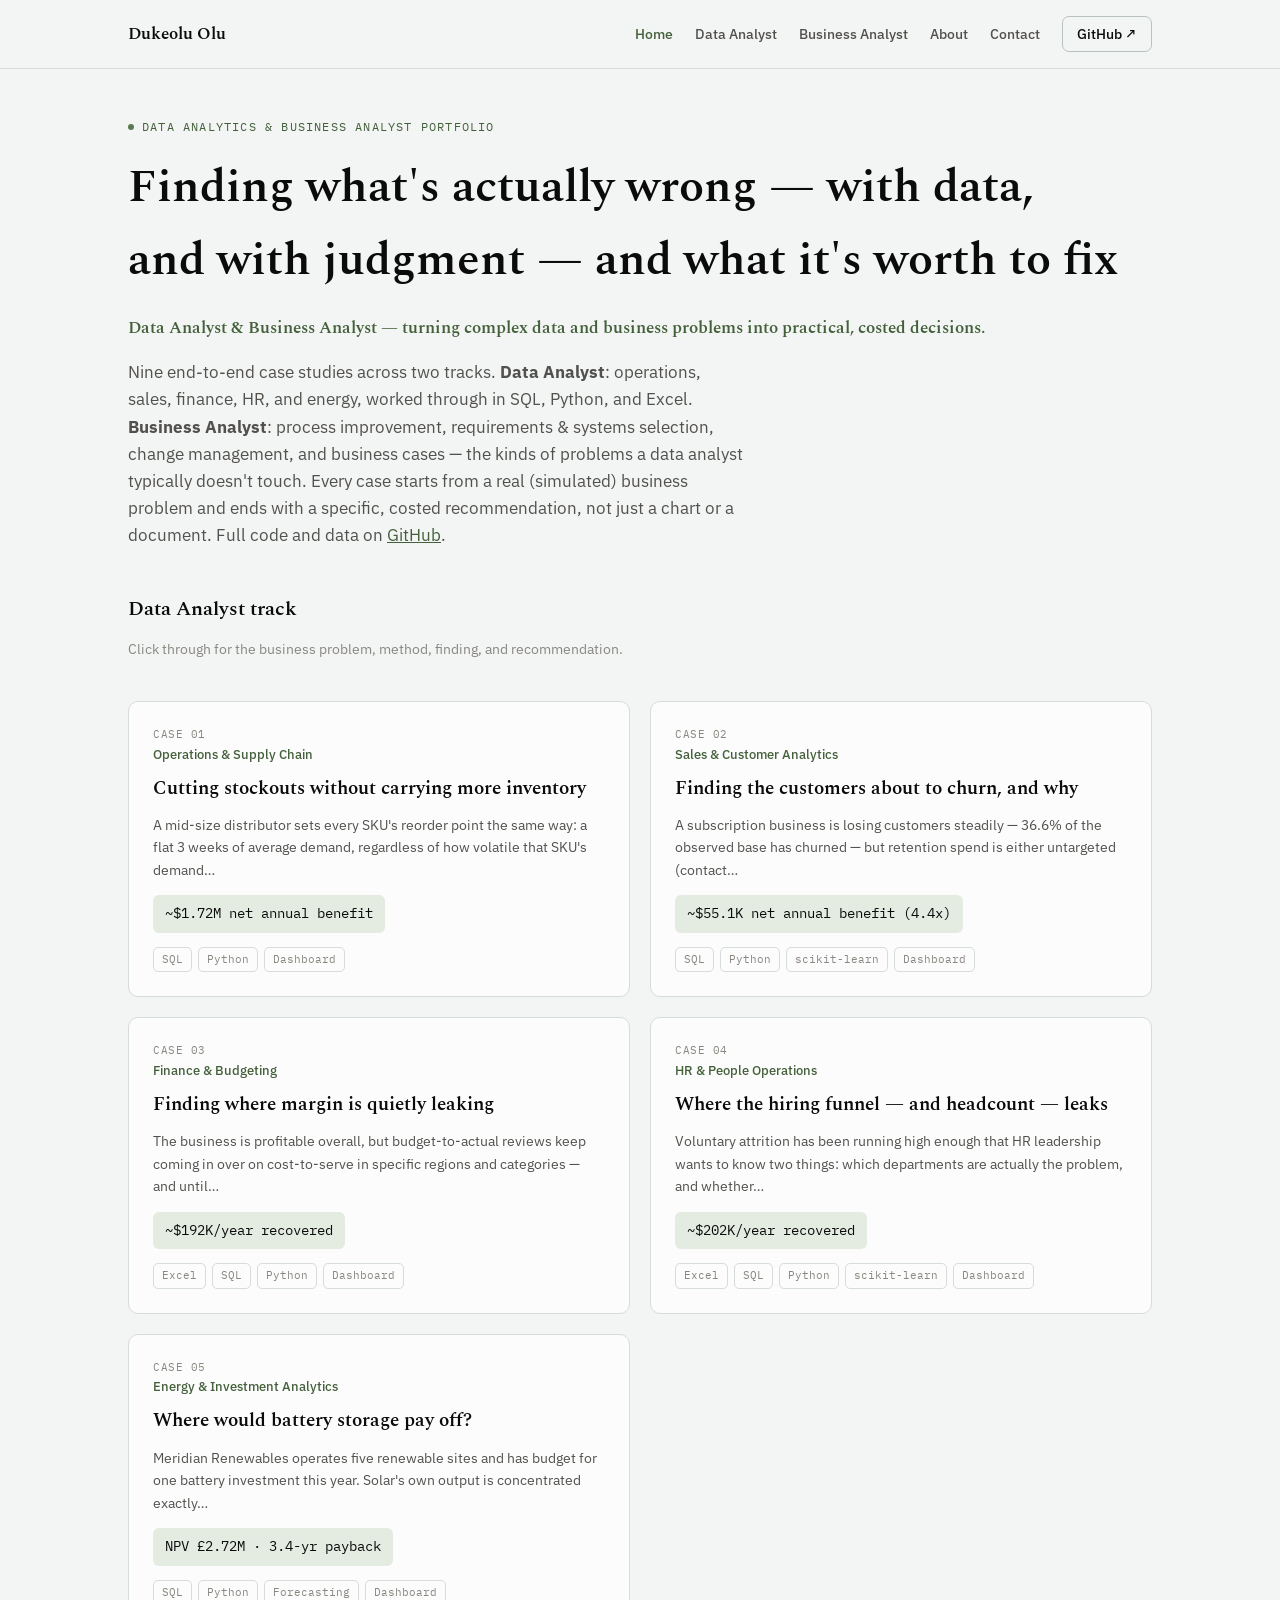
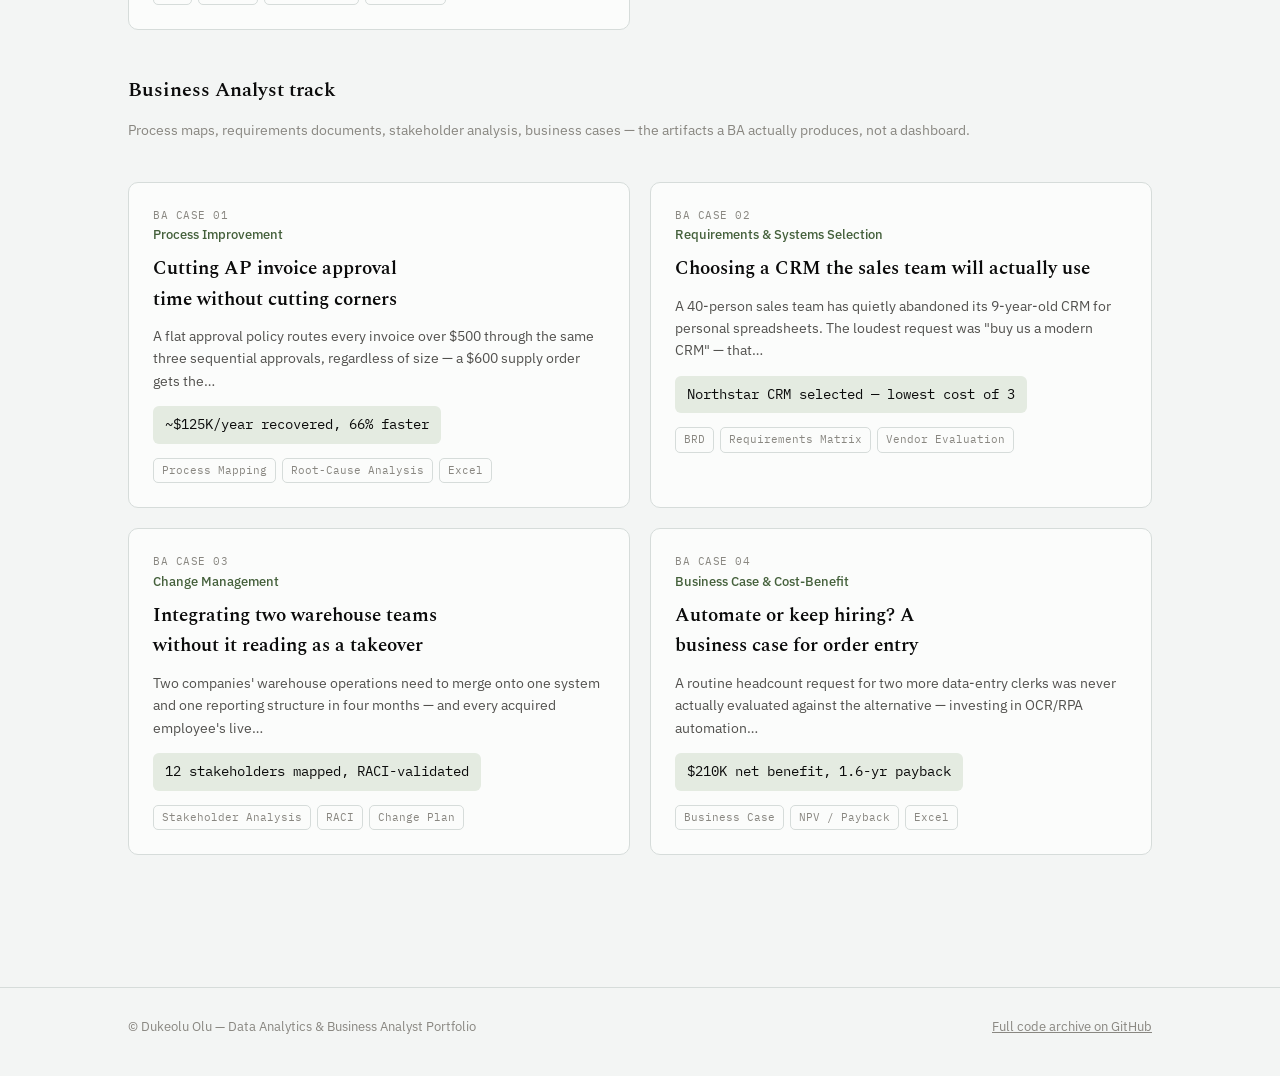
<file: index.html>
<!doctype html>
<html lang="en">
<head>
<meta charset="utf-8">
<meta name="viewport" content="width=device-width, initial-scale=1">
<title>Dukeolu Olu — Data Analytics &amp; Business Analyst Portfolio</title>
<meta name="description" content="Nine end-to-end case studies across two tracks: data analytics (SQL, Python, Excel, forecasting, dashboards) and business analysis (process maps, requirements, stakeholder analysis, business cases) — each ending in a costed recommendation.">
<link rel="preconnect" href="https://fonts.googleapis.com">
<link rel="stylesheet" href="https://fonts.googleapis.com/css2?family=Spectral:wght@500;600;700&family=IBM+Plex+Sans:wght@400;500;600&family=IBM+Plex+Mono:wght@400;500&display=swap">
<link rel="stylesheet" href="styles.css">
</head>
<body>
<nav class="site-nav">
  <div class="shell">
    <a class="brand" href="index.html">Dukeolu Olu</a>
    <div class="links">
      <a href="index.html" class="active">Home</a><a href="index.html#data-analyst">Data Analyst</a><a href="index.html#business-analyst">Business Analyst</a><a href="about.html">About</a><a href="contact.html">Contact</a>
      <a class="cta" href="https://github.com/Dukeolu/Analyst-Portfolio" target="_blank" rel="noopener">GitHub ↗</a>
    </div>
  </div>
</nav>
<main>
<div class="shell">
<section class="hero">
  <div class="eyebrow">Data Analytics &amp; Business Analyst Portfolio</div>
  <h1>Finding what's actually wrong — with data, and with judgment — and what it's worth to fix</h1>
  <p class="positioning">Data Analyst &amp; Business Analyst &mdash; turning complex data and business problems into practical, costed decisions.</p>
  <p class="lede">Nine end-to-end case studies across two tracks. <b>Data Analyst</b>: operations, sales, finance, HR, and energy, worked through in SQL, Python, and Excel. <b>Business Analyst</b>: process improvement, requirements &amp; systems selection, change management, and business cases — the kinds of problems a data analyst typically doesn't touch. Every case starts from a real (simulated) business problem and ends with a specific, costed recommendation, not just a chart or a document. Full code and data on <a href="https://github.com/Dukeolu/Analyst-Portfolio" target="_blank" rel="noopener">GitHub</a>.</p>
</section>

<section id="data-analyst">
  <h2>Data Analyst track</h2>
  <div class="sub">Click through for the business problem, method, finding, and recommendation.</div>
  <div class="card-grid">
    <a class="case-card" href="case-01.html">
  <div class="num">CASE 01</div>
  <div class="domain">Operations & Supply Chain</div>
  <h3>Cutting stockouts without carrying more inventory</h3>
  <p>A mid-size distributor sets every SKU's reorder point the same way: a flat 3 weeks of average demand, regardless of how volatile that SKU's demand&hellip;</p>
  <span class="impact">~$1.72M net annual benefit</span>
  <div class="tools"><span>SQL</span><span>Python</span><span>Dashboard</span></div>
</a><a class="case-card" href="case-02.html">
  <div class="num">CASE 02</div>
  <div class="domain">Sales & Customer Analytics</div>
  <h3>Finding the customers about to churn, and why</h3>
  <p>A subscription business is losing customers steadily — 36.6% of the observed base has churned — but retention spend is either untargeted (contact&hellip;</p>
  <span class="impact">~$55.1K net annual benefit (4.4x)</span>
  <div class="tools"><span>SQL</span><span>Python</span><span>scikit-learn</span><span>Dashboard</span></div>
</a><a class="case-card" href="case-03.html">
  <div class="num">CASE 03</div>
  <div class="domain">Finance & Budgeting</div>
  <h3>Finding where margin is quietly leaking</h3>
  <p>The business is profitable overall, but budget-to-actual reviews keep coming in over on cost-to-serve in specific regions and categories — and until&hellip;</p>
  <span class="impact">~$192K/year recovered</span>
  <div class="tools"><span>Excel</span><span>SQL</span><span>Python</span><span>Dashboard</span></div>
</a><a class="case-card" href="case-04.html">
  <div class="num">CASE 04</div>
  <div class="domain">HR & People Operations</div>
  <h3>Where the hiring funnel — and headcount — leaks</h3>
  <p>Voluntary attrition has been running high enough that HR leadership wants to know two things: which departments are actually the problem, and whether&hellip;</p>
  <span class="impact">~$202K/year recovered</span>
  <div class="tools"><span>Excel</span><span>SQL</span><span>Python</span><span>scikit-learn</span><span>Dashboard</span></div>
</a><a class="case-card" href="case-05.html">
  <div class="num">CASE 05</div>
  <div class="domain">Energy & Investment Analytics</div>
  <h3>Where would battery storage pay off?</h3>
  <p>Meridian Renewables operates five renewable sites and has budget for one battery investment this year. Solar's own output is concentrated exactly&hellip;</p>
  <span class="impact">NPV £2.72M · 3.4-yr payback</span>
  <div class="tools"><span>SQL</span><span>Python</span><span>Forecasting</span><span>Dashboard</span></div>
</a>
  </div>
</section>

<section id="business-analyst">
  <h2>Business Analyst track</h2>
  <div class="sub">Process maps, requirements documents, stakeholder analysis, business cases — the artifacts a BA actually produces, not a dashboard.</div>
  <div class="card-grid">
    <a class="case-card" href="ba-case-01.html">
  <div class="num">BA CASE 01</div>
  <div class="domain">Process Improvement</div>
  <h3>Cutting AP invoice approval time without cutting corners</h3>
  <p>A flat approval policy routes every invoice over $500 through the same three sequential approvals, regardless of size — a $600 supply order gets the&hellip;</p>
  <span class="impact">~$125K/year recovered, 66% faster</span>
  <div class="tools"><span>Process Mapping</span><span>Root-Cause Analysis</span><span>Excel</span></div>
</a><a class="case-card" href="ba-case-02.html">
  <div class="num">BA CASE 02</div>
  <div class="domain">Requirements &amp; Systems Selection</div>
  <h3>Choosing a CRM the sales team will actually use</h3>
  <p>A 40-person sales team has quietly abandoned its 9-year-old CRM for personal spreadsheets. The loudest request was "buy us a modern CRM" — that&hellip;</p>
  <span class="impact">Northstar CRM selected — lowest cost of 3</span>
  <div class="tools"><span>BRD</span><span>Requirements Matrix</span><span>Vendor Evaluation</span></div>
</a><a class="case-card" href="ba-case-03.html">
  <div class="num">BA CASE 03</div>
  <div class="domain">Change Management</div>
  <h3>Integrating two warehouse teams without it reading as a takeover</h3>
  <p>Two companies' warehouse operations need to merge onto one system and one reporting structure in four months — and every acquired employee's live&hellip;</p>
  <span class="impact">12 stakeholders mapped, RACI-validated</span>
  <div class="tools"><span>Stakeholder Analysis</span><span>RACI</span><span>Change Plan</span></div>
</a><a class="case-card" href="ba-case-04.html">
  <div class="num">BA CASE 04</div>
  <div class="domain">Business Case &amp; Cost-Benefit</div>
  <h3>Automate or keep hiring? A business case for order entry</h3>
  <p>A routine headcount request for two more data-entry clerks was never actually evaluated against the alternative — investing in OCR/RPA automation&hellip;</p>
  <span class="impact">$210K net benefit, 1.6-yr payback</span>
  <div class="tools"><span>Business Case</span><span>NPV / Payback</span><span>Excel</span></div>
</a>
  </div>
</section>
</div>
</main>
<footer class="site-footer">
  <div class="shell">
    <span>&copy; Dukeolu Olu — Data Analytics &amp; Business Analyst Portfolio</span>
    <span><a href="https://github.com/Dukeolu/Analyst-Portfolio" target="_blank" rel="noopener">Full code archive on GitHub</a></span>
  </div>
</footer>
</body>
</html>
</file>
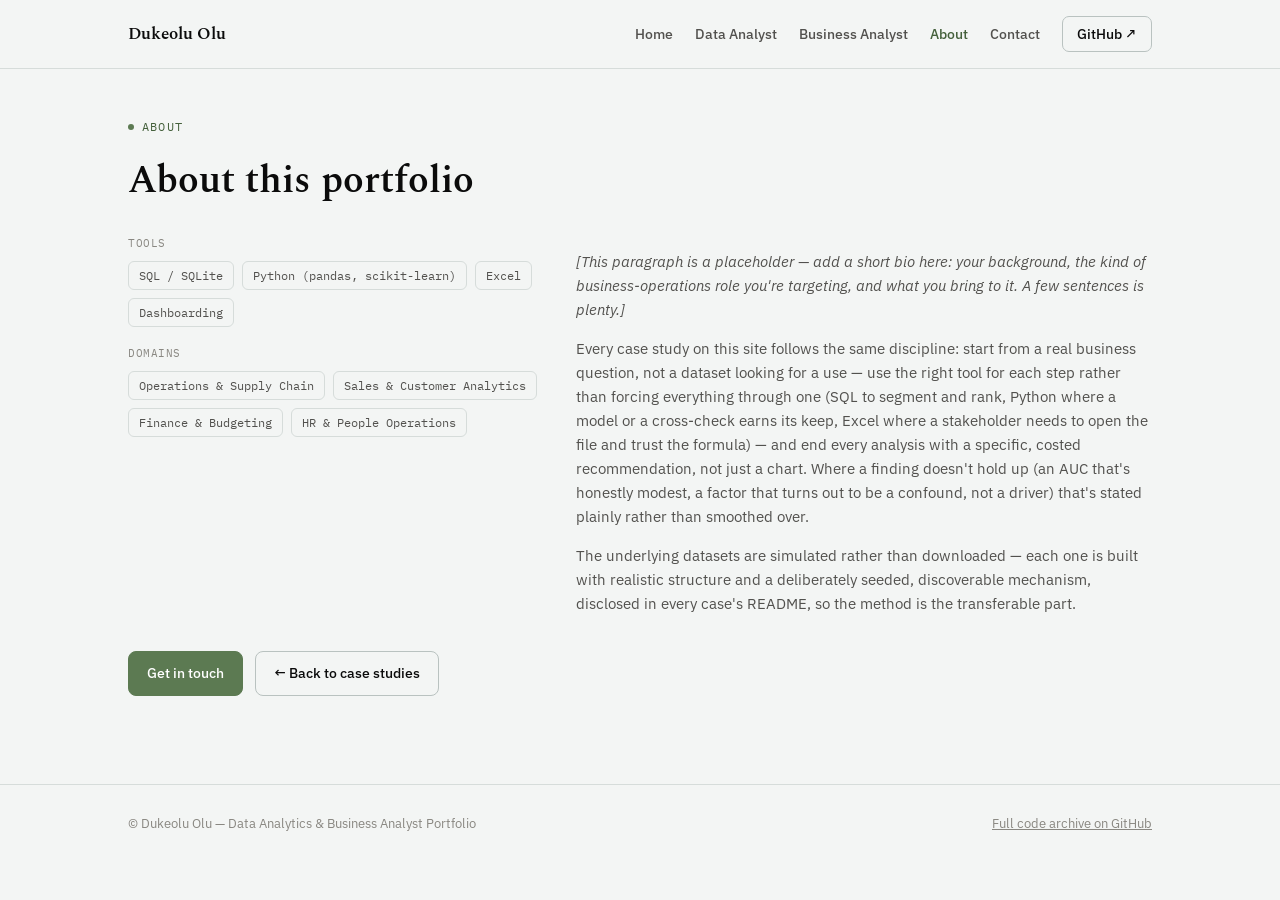
<file: about.html>
<!doctype html>
<html lang="en">
<head>
<meta charset="utf-8">
<meta name="viewport" content="width=device-width, initial-scale=1">
<title>About — Dukeolu Olu</title>
<meta name="description" content="About this data analytics portfolio.">
<link rel="preconnect" href="https://fonts.googleapis.com">
<link rel="stylesheet" href="https://fonts.googleapis.com/css2?family=Spectral:wght@500;600;700&family=IBM+Plex+Sans:wght@400;500;600&family=IBM+Plex+Mono:wght@400;500&display=swap">
<link rel="stylesheet" href="styles.css">
</head>
<body>
<nav class="site-nav">
  <div class="shell">
    <a class="brand" href="index.html">Dukeolu Olu</a>
    <div class="links">
      <a href="index.html">Home</a><a href="index.html#data-analyst">Data Analyst</a><a href="index.html#business-analyst">Business Analyst</a><a href="about.html" class="active">About</a><a href="contact.html">Contact</a>
      <a class="cta" href="https://github.com/Dukeolu/Analyst-Portfolio" target="_blank" rel="noopener">GitHub ↗</a>
    </div>
  </div>
</nav>
<main>
<div class="shell">
<div class="eyebrow">About</div>
<h1 style="font-size:clamp(26px,3.6vw,38px); margin-bottom:24px;">About this portfolio</h1>

<div class="bio-layout">
  <div>
    <div class="skill-group">
      <div class="label">Tools</div>
      <div class="chips">
        <span class="chip">SQL / SQLite</span>
        <span class="chip">Python (pandas, scikit-learn)</span>
        <span class="chip">Excel</span>
        <span class="chip">Dashboarding</span>
      </div>
    </div>
    <div class="skill-group">
      <div class="label">Domains</div>
      <div class="chips">
        <span class="chip">Operations & Supply Chain</span>
        <span class="chip">Sales & Customer Analytics</span>
        <span class="chip">Finance & Budgeting</span>
        <span class="chip">HR & People Operations</span>
      </div>
    </div>
  </div>
  <div>
    <p style="color:var(--ink-soft); font-size:15px;">
      <em>[This paragraph is a placeholder — add a short bio here: your background, the kind of business-operations role you're targeting, and what you bring to it. A few sentences is plenty.]</em>
    </p>
    <p style="color:var(--ink-soft); font-size:15px;">
      Every case study on this site follows the same discipline: start from a real business
      question, not a dataset looking for a use — use the right tool for each step rather than
      forcing everything through one (SQL to segment and rank, Python where a model or a
      cross-check earns its keep, Excel where a stakeholder needs to open the file and trust the
      formula) — and end every analysis with a specific, costed recommendation, not just a chart.
      Where a finding doesn't hold up (an AUC that's honestly modest, a factor that turns out to
      be a confound, not a driver) that's stated plainly rather than smoothed over.
    </p>
    <p style="color:var(--ink-soft); font-size:15px;">
      The underlying datasets are simulated rather than downloaded — each one is built with
      realistic structure and a deliberately seeded, discoverable mechanism, disclosed in every
      case's README, so the method is the transferable part.
    </p>
  </div>
</div>

<div class="btn-row">
  <a class="btn primary" href="contact.html">Get in touch</a>
  <a class="btn" href="index.html">← Back to case studies</a>
</div>
</div>
</main>
<footer class="site-footer">
  <div class="shell">
    <span>&copy; Dukeolu Olu — Data Analytics &amp; Business Analyst Portfolio</span>
    <span><a href="https://github.com/Dukeolu/Analyst-Portfolio" target="_blank" rel="noopener">Full code archive on GitHub</a></span>
  </div>
</footer>
</body>
</html>
</file>
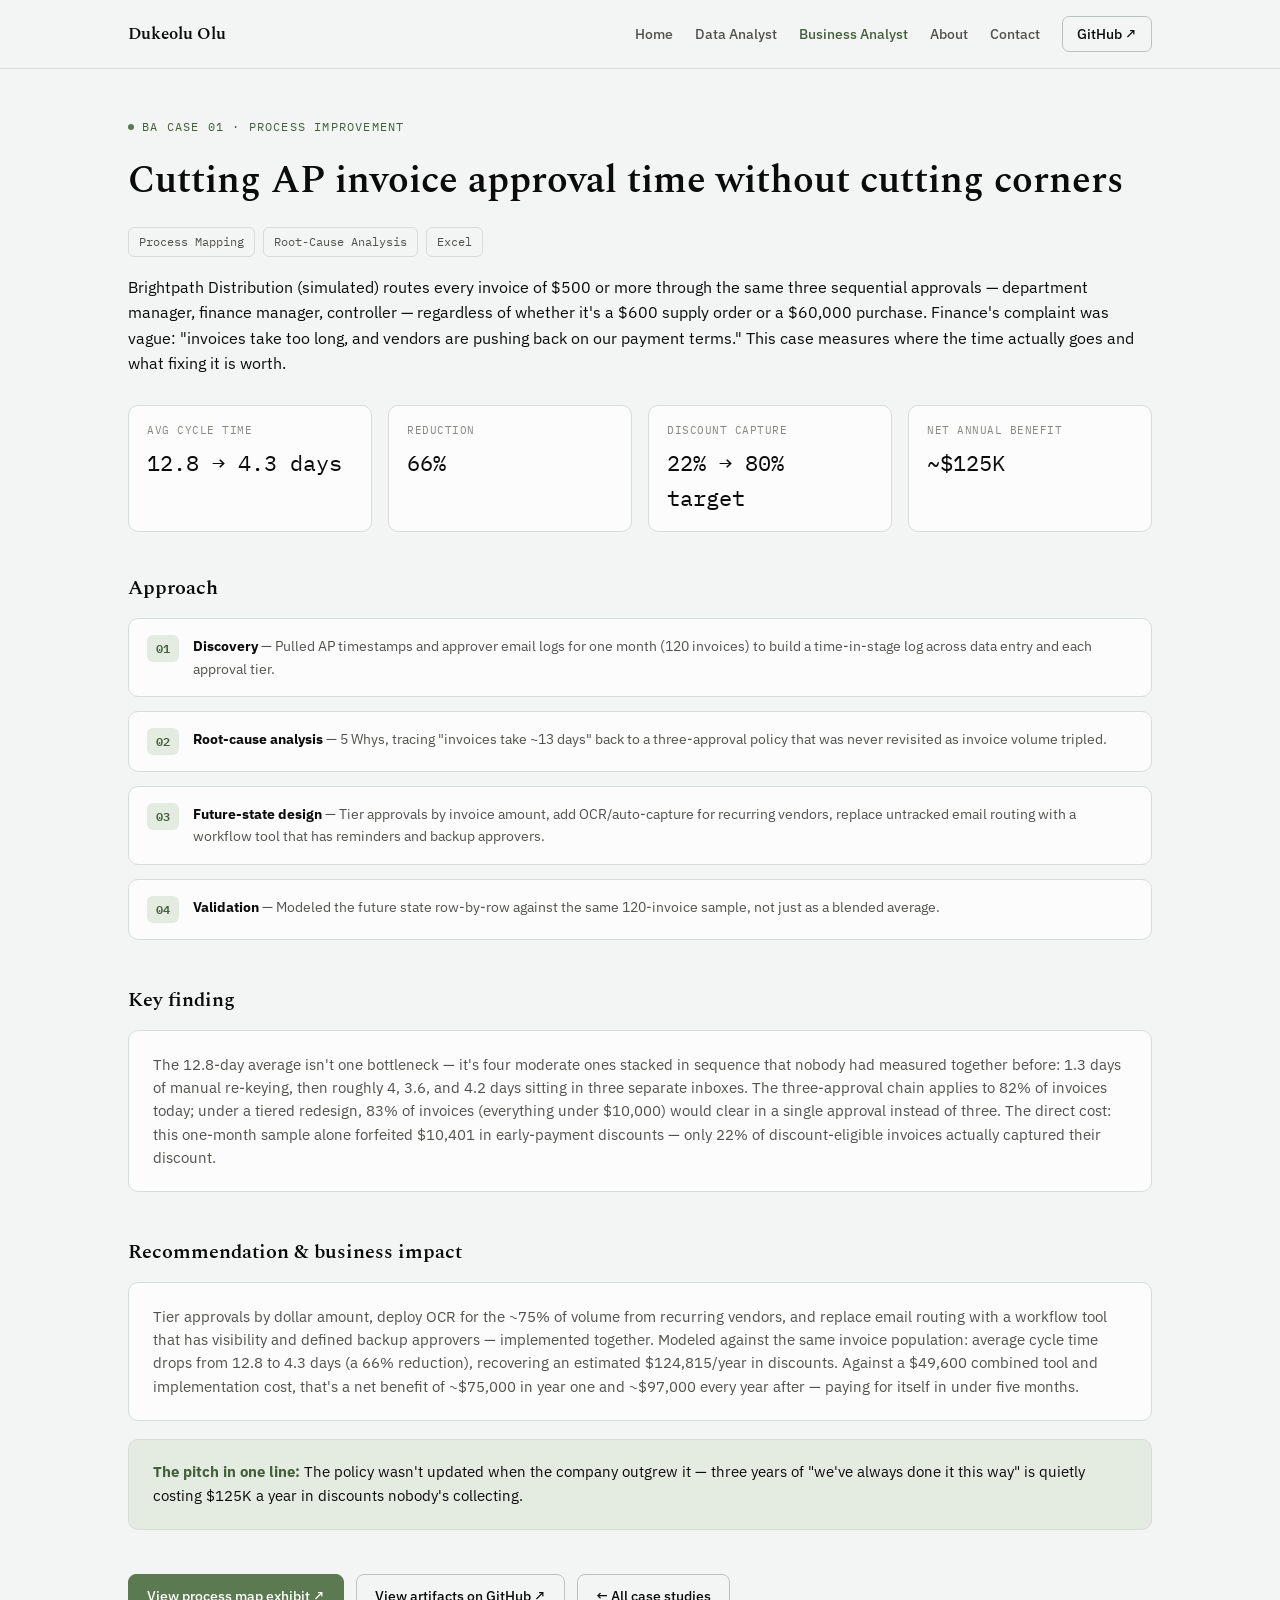
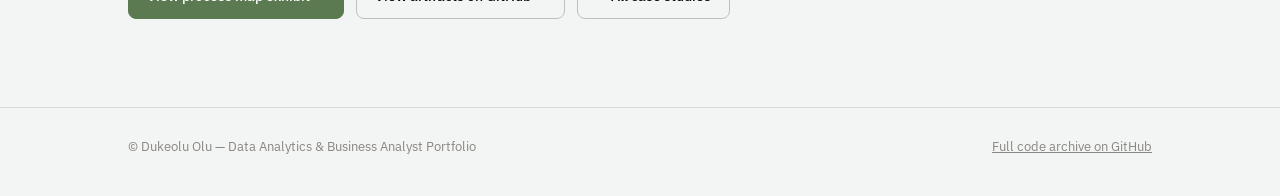
<file: ba-case-01.html>
<!doctype html>
<html lang="en">
<head>
<meta charset="utf-8">
<meta name="viewport" content="width=device-width, initial-scale=1">
<title>BA Case 01 — Cutting AP invoice approval time without cutting corners</title>
<meta name="description" content="Brightpath Distribution's AP invoice approval process takes 12.8 days on average, because every invoice over $500 gets the same three approvals regardless of size. A process improvement charter, cur">
<link rel="preconnect" href="https://fonts.googleapis.com">
<link rel="stylesheet" href="https://fonts.googleapis.com/css2?family=Spectral:wght@500;600;700&family=IBM+Plex+Sans:wght@400;500;600&family=IBM+Plex+Mono:wght@400;500&display=swap">
<link rel="stylesheet" href="styles.css">
</head>
<body>
<nav class="site-nav">
  <div class="shell">
    <a class="brand" href="index.html">Dukeolu Olu</a>
    <div class="links">
      <a href="index.html">Home</a><a href="index.html#data-analyst">Data Analyst</a><a href="index.html#business-analyst" class="active">Business Analyst</a><a href="about.html">About</a><a href="contact.html">Contact</a>
      <a class="cta" href="https://github.com/Dukeolu/Analyst-Portfolio" target="_blank" rel="noopener">GitHub ↗</a>
    </div>
  </div>
</nav>
<main>
<div class="shell">
<div class="eyebrow">BA Case 01 &middot; Process Improvement</div>
<h1 style="font-size:clamp(26px,3.6vw,38px); margin-bottom:16px;">Cutting AP invoice approval time without cutting corners</h1>
<div class="chips" style="margin-bottom:8px;"><span class="chip">Process Mapping</span><span class="chip">Root-Cause Analysis</span><span class="chip">Excel</span></div>
<p class="lede" style="margin-top:18px;">Brightpath Distribution (simulated) routes every invoice of $500 or more through the same three sequential approvals — department manager, finance manager, controller — regardless of whether it's a $600 supply order or a $60,000 purchase. Finance's complaint was vague: "invoices take too long, and vendors are pushing back on our payment terms." This case measures where the time actually goes and what fixing it is worth.</p>

<div class="stat-row"><div class="stat"><div class="k">Avg cycle time</div><div class="v">12.8 → 4.3 days</div></div><div class="stat"><div class="k">Reduction</div><div class="v">66%</div></div><div class="stat"><div class="k">Discount capture</div><div class="v">22% → 80% target</div></div><div class="stat"><div class="k">Net annual benefit</div><div class="v">~$125K</div></div></div>

<section>
  <h2>Approach</h2>
  <ol class="steps"><li>
      <span class="step-num">01</span>
      <p><b>Discovery</b> — Pulled AP timestamps and approver email logs for one month (120 invoices) to build a time-in-stage log across data entry and each approval tier.</p>
    </li><li>
      <span class="step-num">02</span>
      <p><b>Root-cause analysis</b> — 5 Whys, tracing "invoices take ~13 days" back to a three-approval policy that was never revisited as invoice volume tripled.</p>
    </li><li>
      <span class="step-num">03</span>
      <p><b>Future-state design</b> — Tier approvals by invoice amount, add OCR/auto-capture for recurring vendors, replace untracked email routing with a workflow tool that has reminders and backup approvers.</p>
    </li><li>
      <span class="step-num">04</span>
      <p><b>Validation</b> — Modeled the future state row-by-row against the same 120-invoice sample, not just as a blended average.</p>
    </li></ol>
</section>

<section>
  <h2>Key finding</h2>
  <div class="panel"><p style="margin:0; color:var(--ink-soft); font-size:14.5px;">The 12.8-day average isn't one bottleneck — it's four moderate ones stacked in sequence that nobody had measured together before: 1.3 days of manual re-keying, then roughly 4, 3.6, and 4.2 days sitting in three separate inboxes. The three-approval chain applies to 82% of invoices today; under a tiered redesign, 83% of invoices (everything under $10,000) would clear in a single approval instead of three. The direct cost: this one-month sample alone forfeited $10,401 in early-payment discounts — only 22% of discount-eligible invoices actually captured their discount.</p></div>
</section>

<section>
  <h2>Recommendation &amp; business impact</h2>
  <div class="panel"><p style="margin:0; color:var(--ink-soft); font-size:14.5px;">Tier approvals by dollar amount, deploy OCR for the ~75% of volume from recurring vendors, and replace email routing with a workflow tool that has visibility and defined backup approvers — implemented together. Modeled against the same invoice population: average cycle time drops from 12.8 to 4.3 days (a 66% reduction), recovering an estimated $124,815/year in discounts. Against a $49,600 combined tool and implementation cost, that's a net benefit of ~$75,000 in year one and ~$97,000 every year after — paying for itself in under five months.</p></div>
  <div class="pullquote"><b>The pitch in one line:</b> The policy wasn't updated when the company outgrew it — three years of "we've always done it this way" is quietly costing $125K a year in discounts nobody's collecting.</div>
</section>

<div class="btn-row">
  <a class="btn primary" href="https://dukeolu.github.io/Analyst-Portfolio/business-analyst/case-01-process-improvement/exhibits/process-map.html" target="_blank" rel="noopener">View process map exhibit ↗</a>
  <a class="btn" href="https://github.com/Dukeolu/Analyst-Portfolio/tree/main/business-analyst/case-01-process-improvement" target="_blank" rel="noopener">View artifacts on GitHub ↗</a>
  <a class="btn" href="index.html#business-analyst">← All case studies</a>
</div>
</div>
</main>
<footer class="site-footer">
  <div class="shell">
    <span>&copy; Dukeolu Olu — Data Analytics &amp; Business Analyst Portfolio</span>
    <span><a href="https://github.com/Dukeolu/Analyst-Portfolio" target="_blank" rel="noopener">Full code archive on GitHub</a></span>
  </div>
</footer>
</body>
</html>
</file>
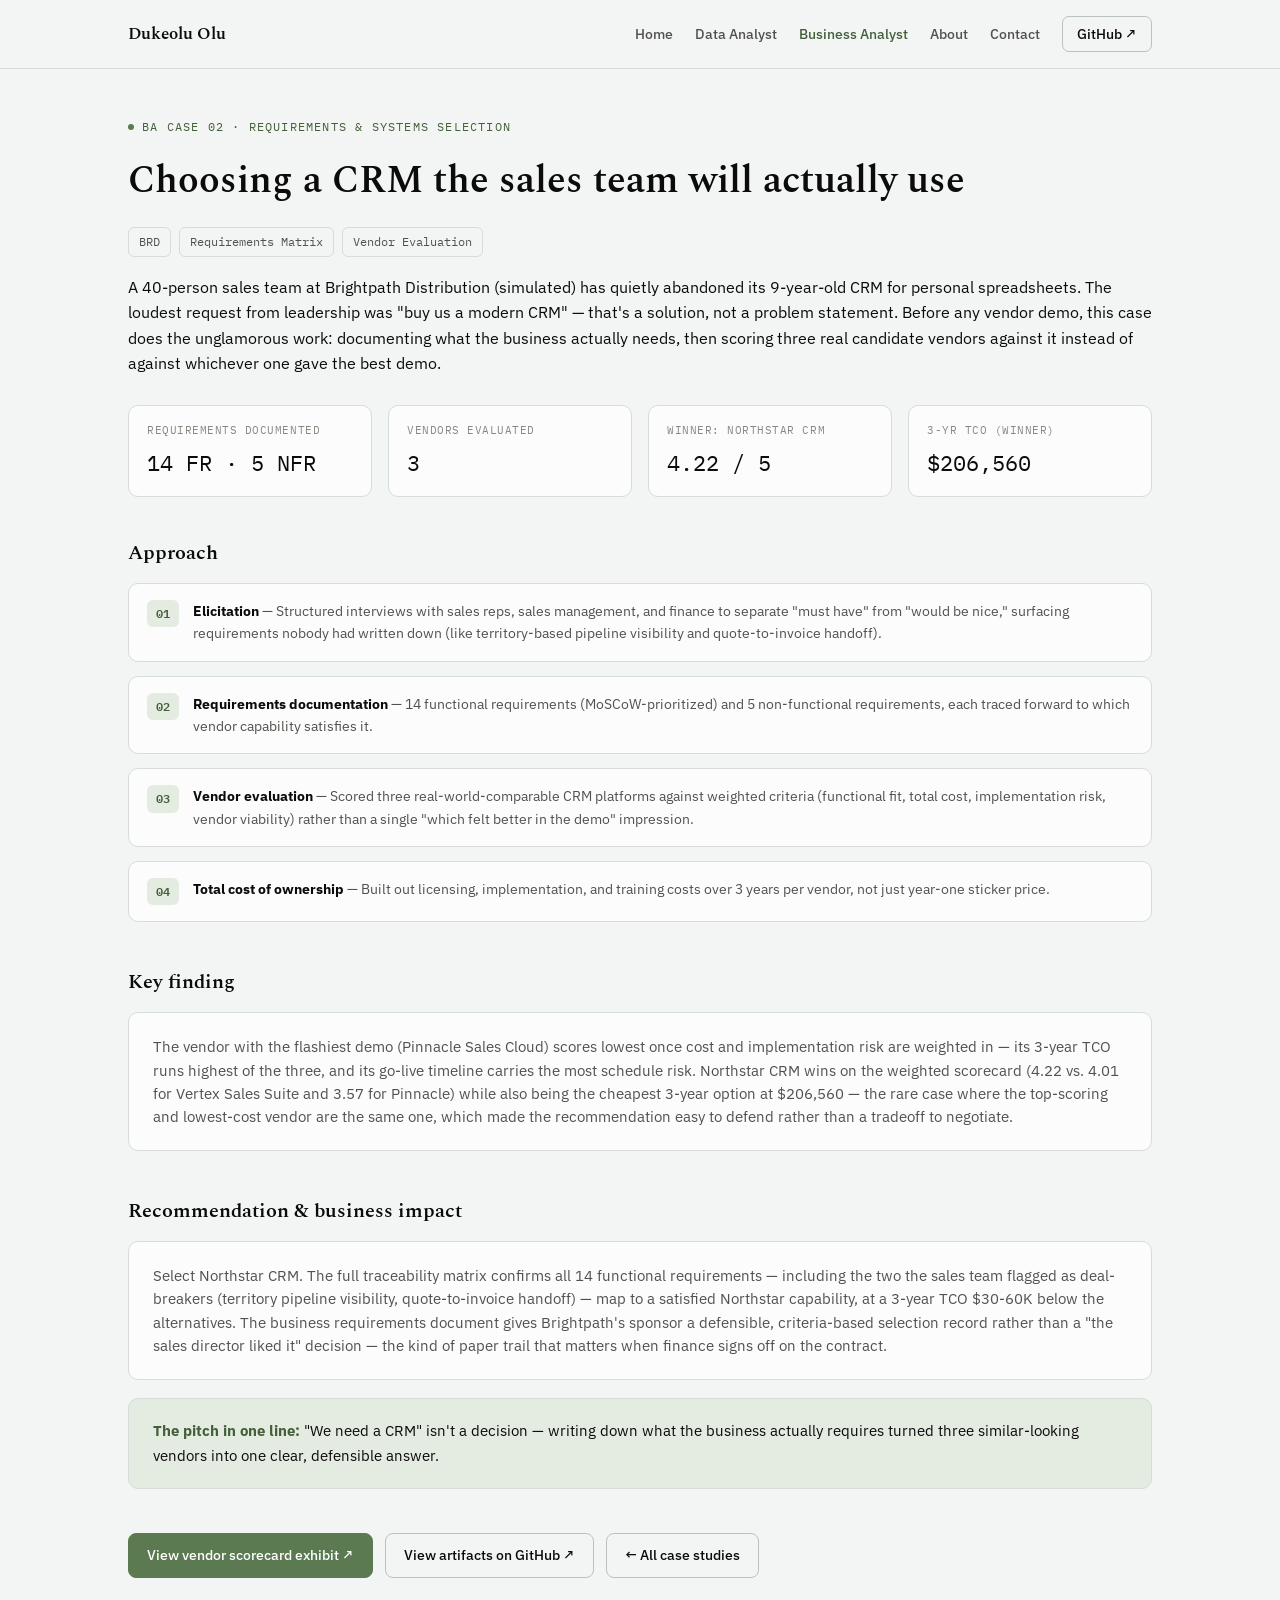
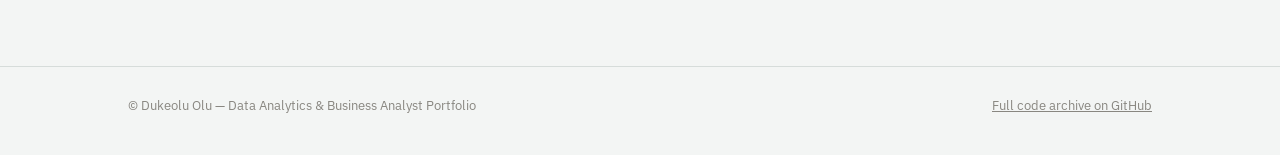
<file: ba-case-02.html>
<!doctype html>
<html lang="en">
<head>
<meta charset="utf-8">
<meta name="viewport" content="width=device-width, initial-scale=1">
<title>BA Case 02 — Choosing a CRM the sales team will actually use</title>
<meta name="description" content="A 40-person sales team has quietly abandoned its 9-year-old CRM for personal spreadsheets. Before any vendor demo, this case builds the requirements, the vendor evaluation matrix, and the business c">
<link rel="preconnect" href="https://fonts.googleapis.com">
<link rel="stylesheet" href="https://fonts.googleapis.com/css2?family=Spectral:wght@500;600;700&family=IBM+Plex+Sans:wght@400;500;600&family=IBM+Plex+Mono:wght@400;500&display=swap">
<link rel="stylesheet" href="styles.css">
</head>
<body>
<nav class="site-nav">
  <div class="shell">
    <a class="brand" href="index.html">Dukeolu Olu</a>
    <div class="links">
      <a href="index.html">Home</a><a href="index.html#data-analyst">Data Analyst</a><a href="index.html#business-analyst" class="active">Business Analyst</a><a href="about.html">About</a><a href="contact.html">Contact</a>
      <a class="cta" href="https://github.com/Dukeolu/Analyst-Portfolio" target="_blank" rel="noopener">GitHub ↗</a>
    </div>
  </div>
</nav>
<main>
<div class="shell">
<div class="eyebrow">BA Case 02 &middot; Requirements &amp; Systems Selection</div>
<h1 style="font-size:clamp(26px,3.6vw,38px); margin-bottom:16px;">Choosing a CRM the sales team will actually use</h1>
<div class="chips" style="margin-bottom:8px;"><span class="chip">BRD</span><span class="chip">Requirements Matrix</span><span class="chip">Vendor Evaluation</span></div>
<p class="lede" style="margin-top:18px;">A 40-person sales team at Brightpath Distribution (simulated) has quietly abandoned its 9-year-old CRM for personal spreadsheets. The loudest request from leadership was "buy us a modern CRM" — that's a solution, not a problem statement. Before any vendor demo, this case does the unglamorous work: documenting what the business actually needs, then scoring three real candidate vendors against it instead of against whichever one gave the best demo.</p>

<div class="stat-row"><div class="stat"><div class="k">Requirements documented</div><div class="v">14 FR &middot; 5 NFR</div></div><div class="stat"><div class="k">Vendors evaluated</div><div class="v">3</div></div><div class="stat"><div class="k">Winner: Northstar CRM</div><div class="v">4.22 / 5</div></div><div class="stat"><div class="k">3-yr TCO (winner)</div><div class="v">$206,560</div></div></div>

<section>
  <h2>Approach</h2>
  <ol class="steps"><li>
      <span class="step-num">01</span>
      <p><b>Elicitation</b> — Structured interviews with sales reps, sales management, and finance to separate "must have" from "would be nice," surfacing requirements nobody had written down (like territory-based pipeline visibility and quote-to-invoice handoff).</p>
    </li><li>
      <span class="step-num">02</span>
      <p><b>Requirements documentation</b> — 14 functional requirements (MoSCoW-prioritized) and 5 non-functional requirements, each traced forward to which vendor capability satisfies it.</p>
    </li><li>
      <span class="step-num">03</span>
      <p><b>Vendor evaluation</b> — Scored three real-world-comparable CRM platforms against weighted criteria (functional fit, total cost, implementation risk, vendor viability) rather than a single "which felt better in the demo" impression.</p>
    </li><li>
      <span class="step-num">04</span>
      <p><b>Total cost of ownership</b> — Built out licensing, implementation, and training costs over 3 years per vendor, not just year-one sticker price.</p>
    </li></ol>
</section>

<section>
  <h2>Key finding</h2>
  <div class="panel"><p style="margin:0; color:var(--ink-soft); font-size:14.5px;">The vendor with the flashiest demo (Pinnacle Sales Cloud) scores lowest once cost and implementation risk are weighted in — its 3-year TCO runs highest of the three, and its go-live timeline carries the most schedule risk. Northstar CRM wins on the weighted scorecard (4.22 vs. 4.01 for Vertex Sales Suite and 3.57 for Pinnacle) while also being the cheapest 3-year option at $206,560 — the rare case where the top-scoring and lowest-cost vendor are the same one, which made the recommendation easy to defend rather than a tradeoff to negotiate.</p></div>
</section>

<section>
  <h2>Recommendation &amp; business impact</h2>
  <div class="panel"><p style="margin:0; color:var(--ink-soft); font-size:14.5px;">Select Northstar CRM. The full traceability matrix confirms all 14 functional requirements — including the two the sales team flagged as deal-breakers (territory pipeline visibility, quote-to-invoice handoff) — map to a satisfied Northstar capability, at a 3-year TCO $30-60K below the alternatives. The business requirements document gives Brightpath's sponsor a defensible, criteria-based selection record rather than a "the sales director liked it" decision — the kind of paper trail that matters when finance signs off on the contract.</p></div>
  <div class="pullquote"><b>The pitch in one line:</b> "We need a CRM" isn't a decision — writing down what the business actually requires turned three similar-looking vendors into one clear, defensible answer.</div>
</section>

<div class="btn-row">
  <a class="btn primary" href="https://dukeolu.github.io/Analyst-Portfolio/business-analyst/case-02-crm-selection/exhibits/vendor-scorecard.html" target="_blank" rel="noopener">View vendor scorecard exhibit ↗</a>
  <a class="btn" href="https://github.com/Dukeolu/Analyst-Portfolio/tree/main/business-analyst/case-02-crm-selection" target="_blank" rel="noopener">View artifacts on GitHub ↗</a>
  <a class="btn" href="index.html#business-analyst">← All case studies</a>
</div>
</div>
</main>
<footer class="site-footer">
  <div class="shell">
    <span>&copy; Dukeolu Olu — Data Analytics &amp; Business Analyst Portfolio</span>
    <span><a href="https://github.com/Dukeolu/Analyst-Portfolio" target="_blank" rel="noopener">Full code archive on GitHub</a></span>
  </div>
</footer>
</body>
</html>
</file>
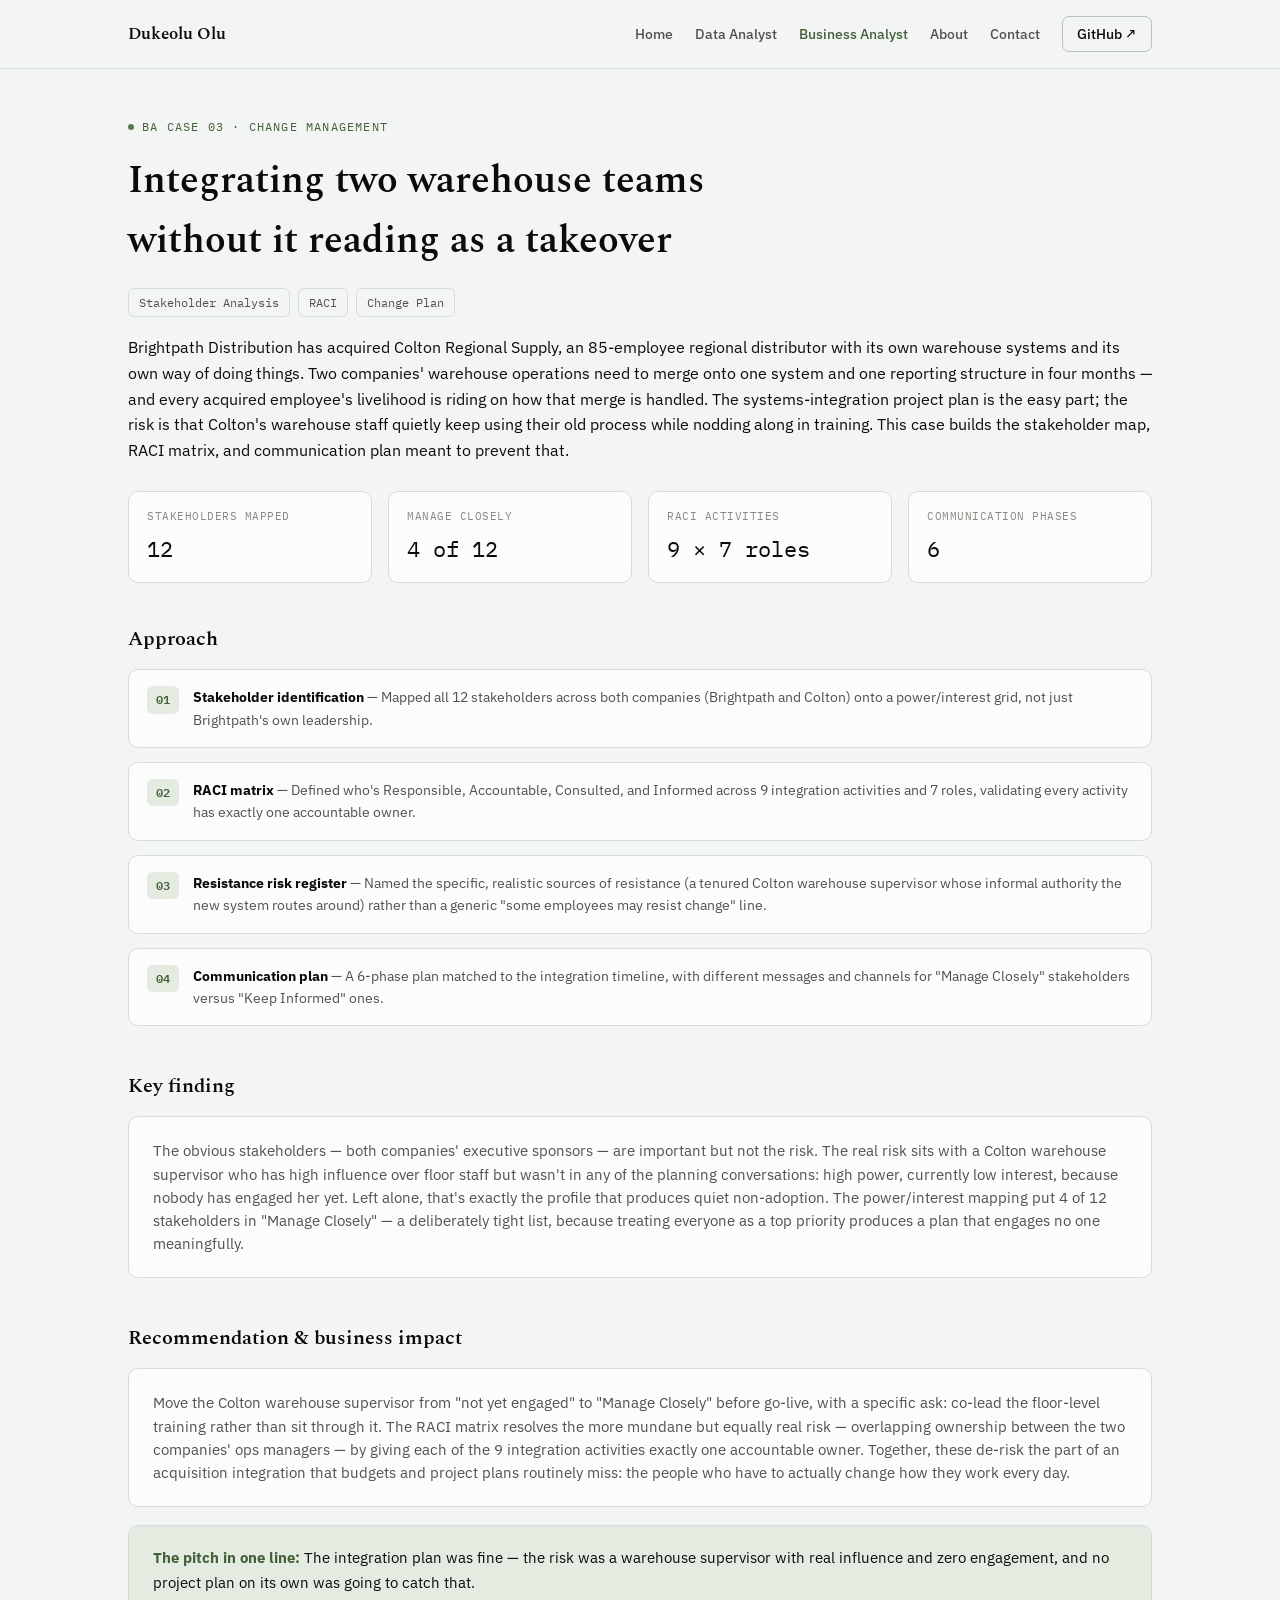
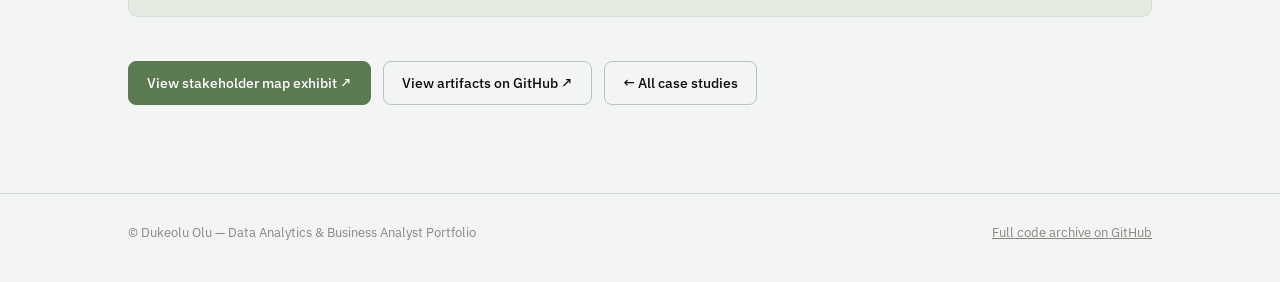
<file: ba-case-03.html>
<!doctype html>
<html lang="en">
<head>
<meta charset="utf-8">
<meta name="viewport" content="width=device-width, initial-scale=1">
<title>BA Case 03 — Integrating two warehouse teams without it reading as a takeover</title>
<meta name="description" content="Brightpath Distribution has acquired Colton Regional Supply. Two companies' warehouse operations need to merge onto one system and one reporting structure in four months — and every acquired employe">
<link rel="preconnect" href="https://fonts.googleapis.com">
<link rel="stylesheet" href="https://fonts.googleapis.com/css2?family=Spectral:wght@500;600;700&family=IBM+Plex+Sans:wght@400;500;600&family=IBM+Plex+Mono:wght@400;500&display=swap">
<link rel="stylesheet" href="styles.css">
</head>
<body>
<nav class="site-nav">
  <div class="shell">
    <a class="brand" href="index.html">Dukeolu Olu</a>
    <div class="links">
      <a href="index.html">Home</a><a href="index.html#data-analyst">Data Analyst</a><a href="index.html#business-analyst" class="active">Business Analyst</a><a href="about.html">About</a><a href="contact.html">Contact</a>
      <a class="cta" href="https://github.com/Dukeolu/Analyst-Portfolio" target="_blank" rel="noopener">GitHub ↗</a>
    </div>
  </div>
</nav>
<main>
<div class="shell">
<div class="eyebrow">BA Case 03 &middot; Change Management</div>
<h1 style="font-size:clamp(26px,3.6vw,38px); margin-bottom:16px;">Integrating two warehouse teams without it reading as a takeover</h1>
<div class="chips" style="margin-bottom:8px;"><span class="chip">Stakeholder Analysis</span><span class="chip">RACI</span><span class="chip">Change Plan</span></div>
<p class="lede" style="margin-top:18px;">Brightpath Distribution has acquired Colton Regional Supply, an 85-employee regional distributor with its own warehouse systems and its own way of doing things. Two companies' warehouse operations need to merge onto one system and one reporting structure in four months — and every acquired employee's livelihood is riding on how that merge is handled. The systems-integration project plan is the easy part; the risk is that Colton's warehouse staff quietly keep using their old process while nodding along in training. This case builds the stakeholder map, RACI matrix, and communication plan meant to prevent that.</p>

<div class="stat-row"><div class="stat"><div class="k">Stakeholders mapped</div><div class="v">12</div></div><div class="stat"><div class="k">Manage Closely</div><div class="v">4 of 12</div></div><div class="stat"><div class="k">RACI activities</div><div class="v">9 &times; 7 roles</div></div><div class="stat"><div class="k">Communication phases</div><div class="v">6</div></div></div>

<section>
  <h2>Approach</h2>
  <ol class="steps"><li>
      <span class="step-num">01</span>
      <p><b>Stakeholder identification</b> — Mapped all 12 stakeholders across both companies (Brightpath and Colton) onto a power/interest grid, not just Brightpath's own leadership.</p>
    </li><li>
      <span class="step-num">02</span>
      <p><b>RACI matrix</b> — Defined who's Responsible, Accountable, Consulted, and Informed across 9 integration activities and 7 roles, validating every activity has exactly one accountable owner.</p>
    </li><li>
      <span class="step-num">03</span>
      <p><b>Resistance risk register</b> — Named the specific, realistic sources of resistance (a tenured Colton warehouse supervisor whose informal authority the new system routes around) rather than a generic "some employees may resist change" line.</p>
    </li><li>
      <span class="step-num">04</span>
      <p><b>Communication plan</b> — A 6-phase plan matched to the integration timeline, with different messages and channels for "Manage Closely" stakeholders versus "Keep Informed" ones.</p>
    </li></ol>
</section>

<section>
  <h2>Key finding</h2>
  <div class="panel"><p style="margin:0; color:var(--ink-soft); font-size:14.5px;">The obvious stakeholders — both companies' executive sponsors — are important but not the risk. The real risk sits with a Colton warehouse supervisor who has high influence over floor staff but wasn't in any of the planning conversations: high power, currently low interest, because nobody has engaged her yet. Left alone, that's exactly the profile that produces quiet non-adoption. The power/interest mapping put 4 of 12 stakeholders in "Manage Closely" — a deliberately tight list, because treating everyone as a top priority produces a plan that engages no one meaningfully.</p></div>
</section>

<section>
  <h2>Recommendation &amp; business impact</h2>
  <div class="panel"><p style="margin:0; color:var(--ink-soft); font-size:14.5px;">Move the Colton warehouse supervisor from "not yet engaged" to "Manage Closely" before go-live, with a specific ask: co-lead the floor-level training rather than sit through it. The RACI matrix resolves the more mundane but equally real risk — overlapping ownership between the two companies' ops managers — by giving each of the 9 integration activities exactly one accountable owner. Together, these de-risk the part of an acquisition integration that budgets and project plans routinely miss: the people who have to actually change how they work every day.</p></div>
  <div class="pullquote"><b>The pitch in one line:</b> The integration plan was fine — the risk was a warehouse supervisor with real influence and zero engagement, and no project plan on its own was going to catch that.</div>
</section>

<div class="btn-row">
  <a class="btn primary" href="https://dukeolu.github.io/Analyst-Portfolio/business-analyst/case-03-change-management/exhibits/stakeholder-map.html" target="_blank" rel="noopener">View stakeholder map exhibit ↗</a>
  <a class="btn" href="https://github.com/Dukeolu/Analyst-Portfolio/tree/main/business-analyst/case-03-change-management" target="_blank" rel="noopener">View artifacts on GitHub ↗</a>
  <a class="btn" href="index.html#business-analyst">← All case studies</a>
</div>
</div>
</main>
<footer class="site-footer">
  <div class="shell">
    <span>&copy; Dukeolu Olu — Data Analytics &amp; Business Analyst Portfolio</span>
    <span><a href="https://github.com/Dukeolu/Analyst-Portfolio" target="_blank" rel="noopener">Full code archive on GitHub</a></span>
  </div>
</footer>
</body>
</html>
</file>
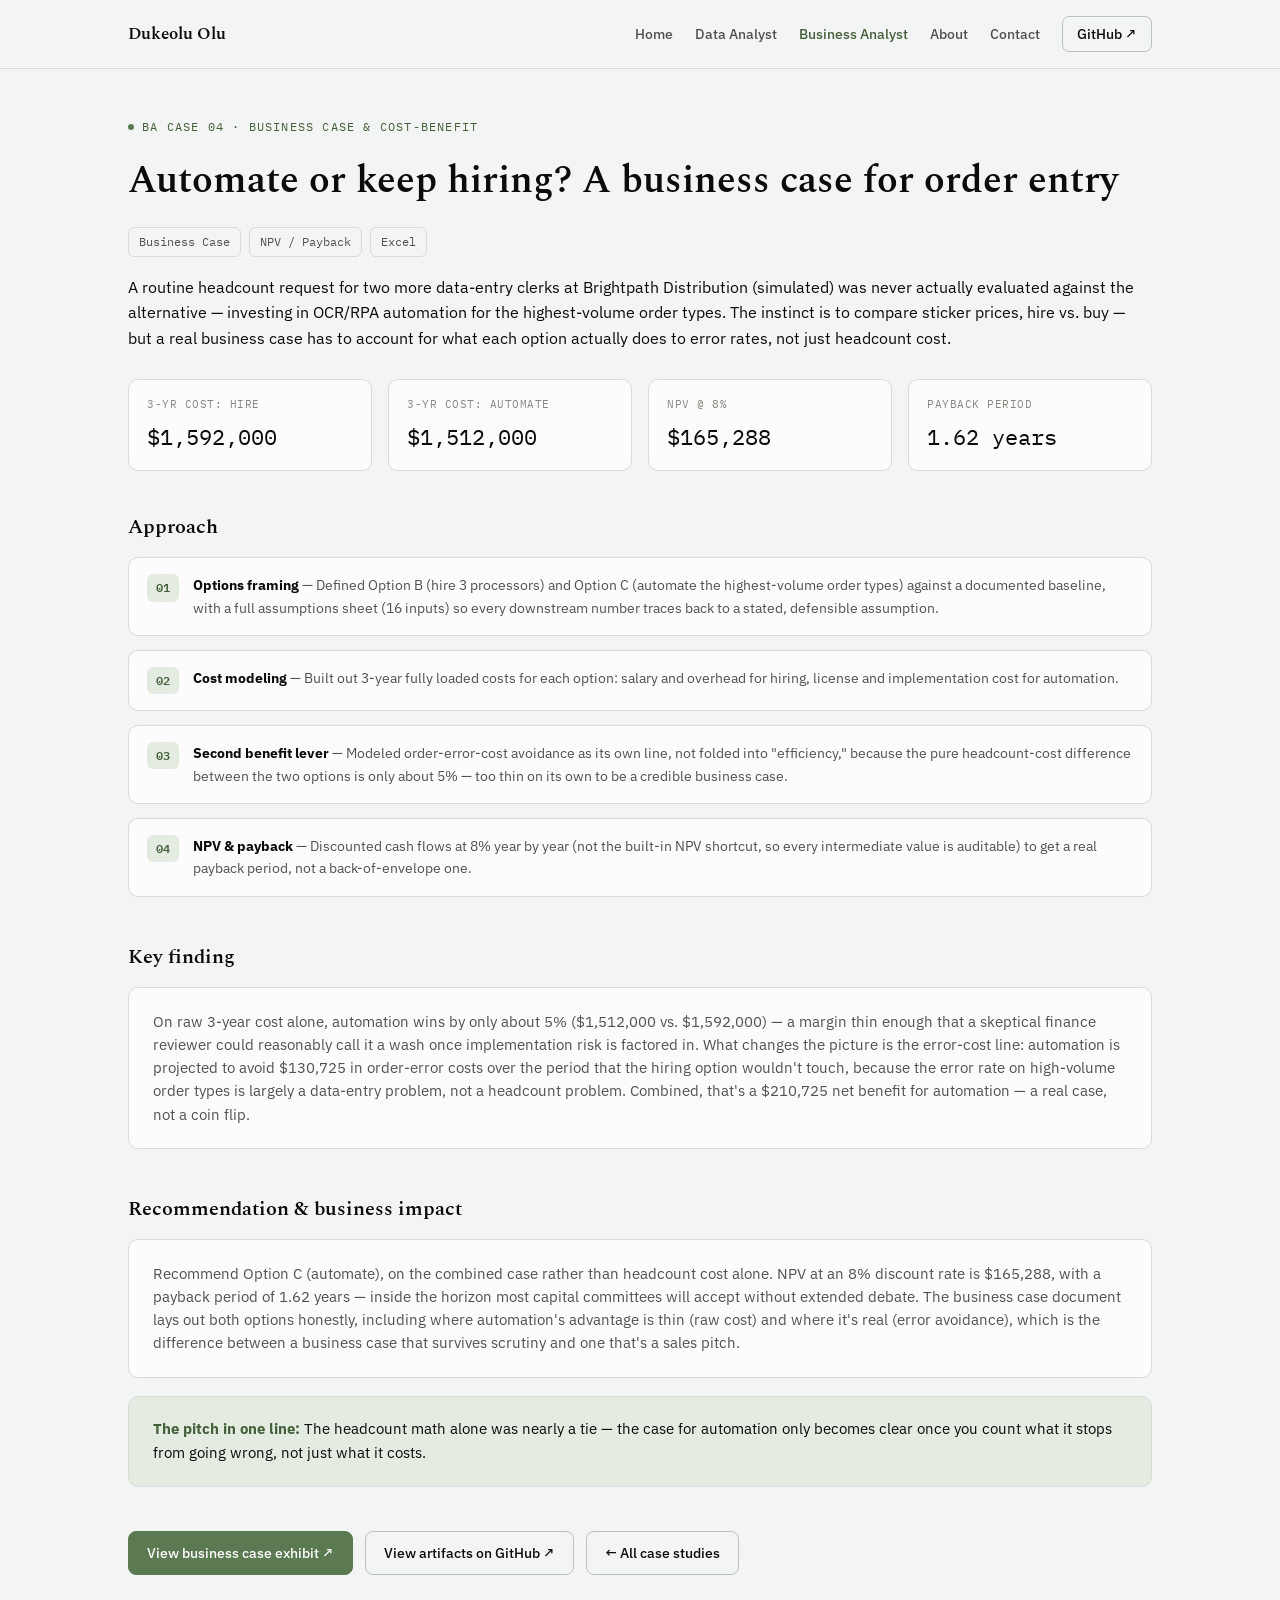
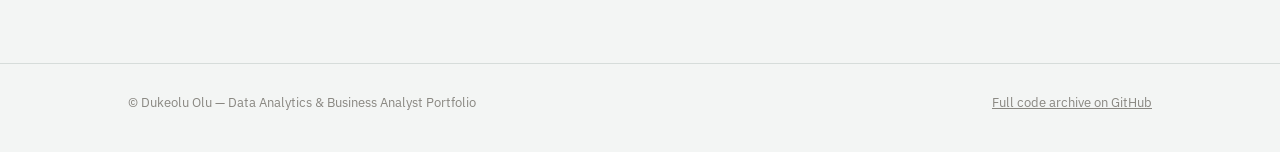
<file: ba-case-04.html>
<!doctype html>
<html lang="en">
<head>
<meta charset="utf-8">
<meta name="viewport" content="width=device-width, initial-scale=1">
<title>BA Case 04 — Automate or keep hiring? A business case for order entry</title>
<meta name="description" content="A routine headcount request for two more data-entry clerks was never actually evaluated against the alternative — investing in OCR/RPA automation. This case builds the full business case: costs, a se">
<link rel="preconnect" href="https://fonts.googleapis.com">
<link rel="stylesheet" href="https://fonts.googleapis.com/css2?family=Spectral:wght@500;600;700&family=IBM+Plex+Sans:wght@400;500;600&family=IBM+Plex+Mono:wght@400;500&display=swap">
<link rel="stylesheet" href="styles.css">
</head>
<body>
<nav class="site-nav">
  <div class="shell">
    <a class="brand" href="index.html">Dukeolu Olu</a>
    <div class="links">
      <a href="index.html">Home</a><a href="index.html#data-analyst">Data Analyst</a><a href="index.html#business-analyst" class="active">Business Analyst</a><a href="about.html">About</a><a href="contact.html">Contact</a>
      <a class="cta" href="https://github.com/Dukeolu/Analyst-Portfolio" target="_blank" rel="noopener">GitHub ↗</a>
    </div>
  </div>
</nav>
<main>
<div class="shell">
<div class="eyebrow">BA Case 04 &middot; Business Case &amp; Cost-Benefit</div>
<h1 style="font-size:clamp(26px,3.6vw,38px); margin-bottom:16px;">Automate or keep hiring? A business case for order entry</h1>
<div class="chips" style="margin-bottom:8px;"><span class="chip">Business Case</span><span class="chip">NPV / Payback</span><span class="chip">Excel</span></div>
<p class="lede" style="margin-top:18px;">A routine headcount request for two more data-entry clerks at Brightpath Distribution (simulated) was never actually evaluated against the alternative — investing in OCR/RPA automation for the highest-volume order types. The instinct is to compare sticker prices, hire vs. buy — but a real business case has to account for what each option actually does to error rates, not just headcount cost.</p>

<div class="stat-row"><div class="stat"><div class="k">3-yr cost: Hire</div><div class="v">$1,592,000</div></div><div class="stat"><div class="k">3-yr cost: Automate</div><div class="v">$1,512,000</div></div><div class="stat"><div class="k">NPV @ 8%</div><div class="v">$165,288</div></div><div class="stat"><div class="k">Payback period</div><div class="v">1.62 years</div></div></div>

<section>
  <h2>Approach</h2>
  <ol class="steps"><li>
      <span class="step-num">01</span>
      <p><b>Options framing</b> — Defined Option B (hire 3 processors) and Option C (automate the highest-volume order types) against a documented baseline, with a full assumptions sheet (16 inputs) so every downstream number traces back to a stated, defensible assumption.</p>
    </li><li>
      <span class="step-num">02</span>
      <p><b>Cost modeling</b> — Built out 3-year fully loaded costs for each option: salary and overhead for hiring, license and implementation cost for automation.</p>
    </li><li>
      <span class="step-num">03</span>
      <p><b>Second benefit lever</b> — Modeled order-error-cost avoidance as its own line, not folded into "efficiency," because the pure headcount-cost difference between the two options is only about 5% — too thin on its own to be a credible business case.</p>
    </li><li>
      <span class="step-num">04</span>
      <p><b>NPV &amp; payback</b> — Discounted cash flows at 8% year by year (not the built-in NPV shortcut, so every intermediate value is auditable) to get a real payback period, not a back-of-envelope one.</p>
    </li></ol>
</section>

<section>
  <h2>Key finding</h2>
  <div class="panel"><p style="margin:0; color:var(--ink-soft); font-size:14.5px;">On raw 3-year cost alone, automation wins by only about 5% ($1,512,000 vs. $1,592,000) — a margin thin enough that a skeptical finance reviewer could reasonably call it a wash once implementation risk is factored in. What changes the picture is the error-cost line: automation is projected to avoid $130,725 in order-error costs over the period that the hiring option wouldn't touch, because the error rate on high-volume order types is largely a data-entry problem, not a headcount problem. Combined, that's a $210,725 net benefit for automation — a real case, not a coin flip.</p></div>
</section>

<section>
  <h2>Recommendation &amp; business impact</h2>
  <div class="panel"><p style="margin:0; color:var(--ink-soft); font-size:14.5px;">Recommend Option C (automate), on the combined case rather than headcount cost alone. NPV at an 8% discount rate is $165,288, with a payback period of 1.62 years — inside the horizon most capital committees will accept without extended debate. The business case document lays out both options honestly, including where automation's advantage is thin (raw cost) and where it's real (error avoidance), which is the difference between a business case that survives scrutiny and one that's a sales pitch.</p></div>
  <div class="pullquote"><b>The pitch in one line:</b> The headcount math alone was nearly a tie — the case for automation only becomes clear once you count what it stops from going wrong, not just what it costs.</div>
</section>

<div class="btn-row">
  <a class="btn primary" href="https://dukeolu.github.io/Analyst-Portfolio/business-analyst/case-04-business-case/exhibits/business-case-summary.html" target="_blank" rel="noopener">View business case exhibit ↗</a>
  <a class="btn" href="https://github.com/Dukeolu/Analyst-Portfolio/tree/main/business-analyst/case-04-business-case" target="_blank" rel="noopener">View artifacts on GitHub ↗</a>
  <a class="btn" href="index.html#business-analyst">← All case studies</a>
</div>
</div>
</main>
<footer class="site-footer">
  <div class="shell">
    <span>&copy; Dukeolu Olu — Data Analytics &amp; Business Analyst Portfolio</span>
    <span><a href="https://github.com/Dukeolu/Analyst-Portfolio" target="_blank" rel="noopener">Full code archive on GitHub</a></span>
  </div>
</footer>
</body>
</html>
</file>
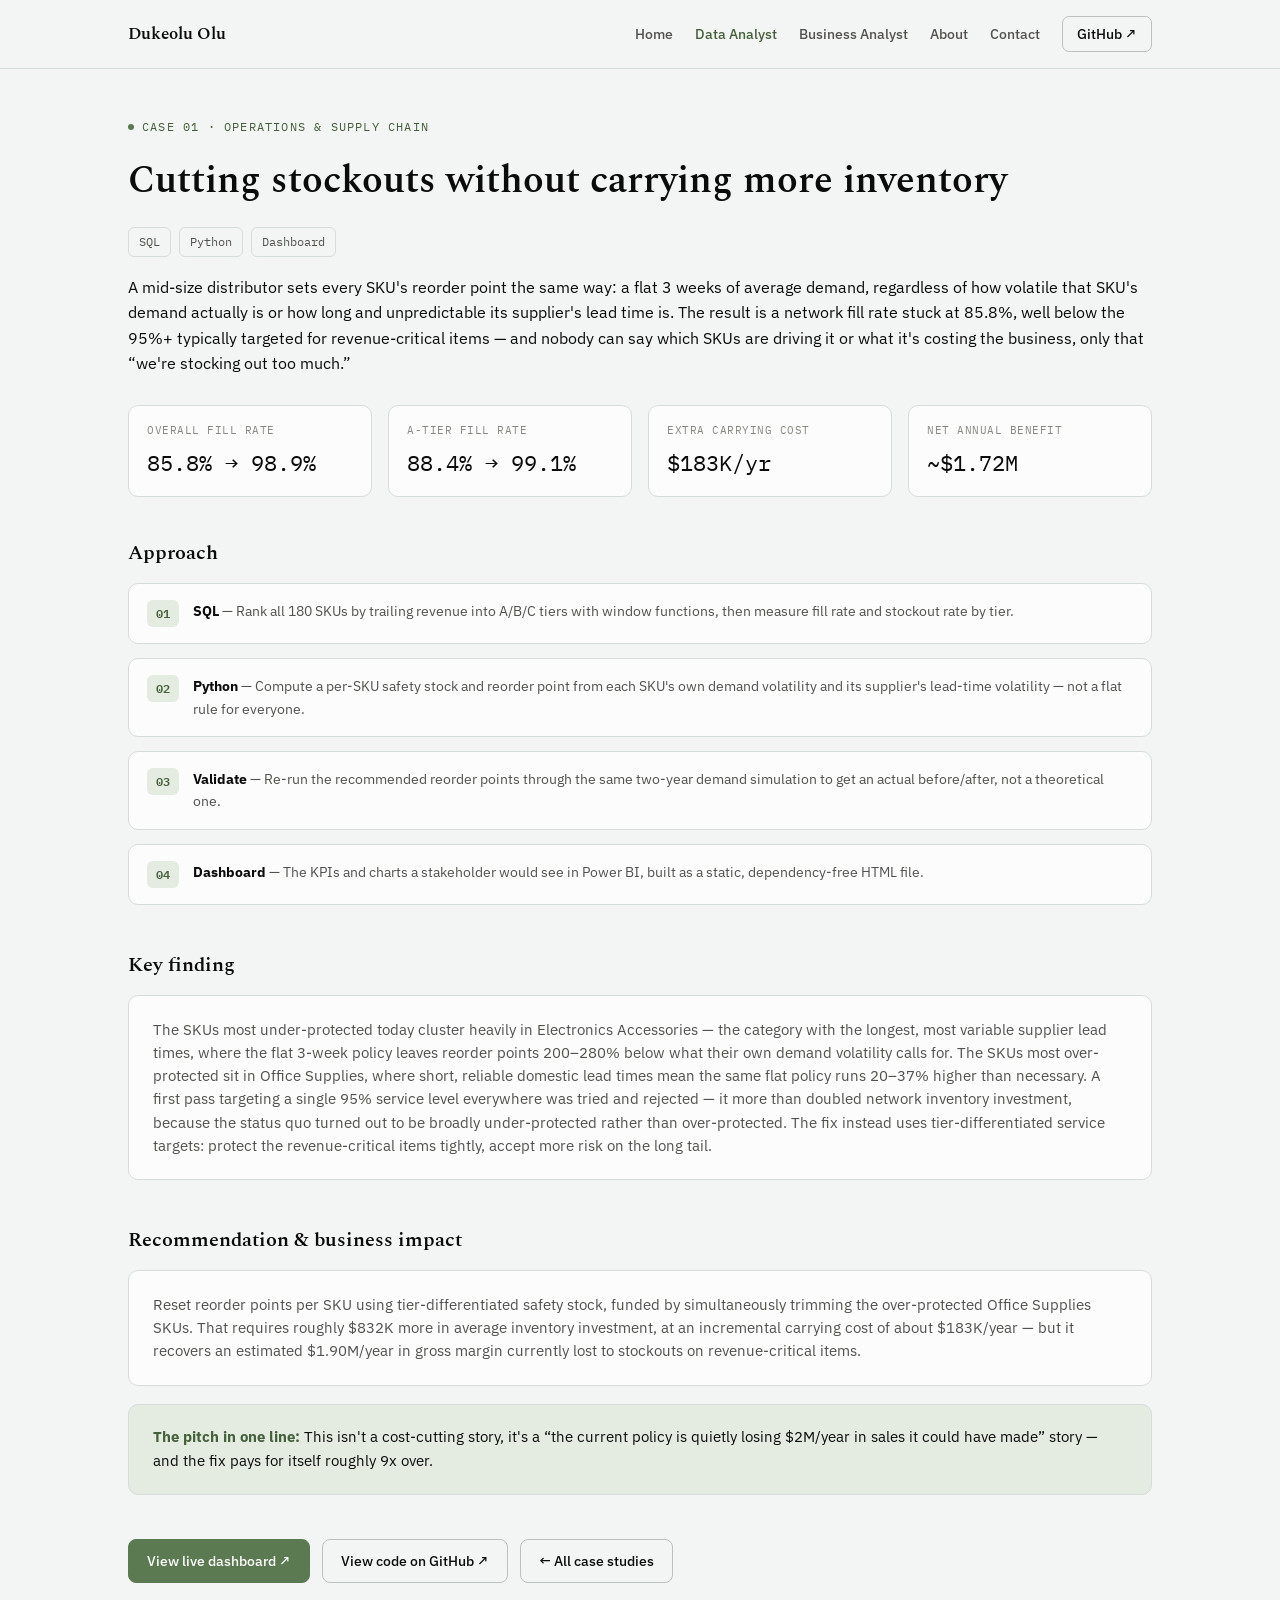
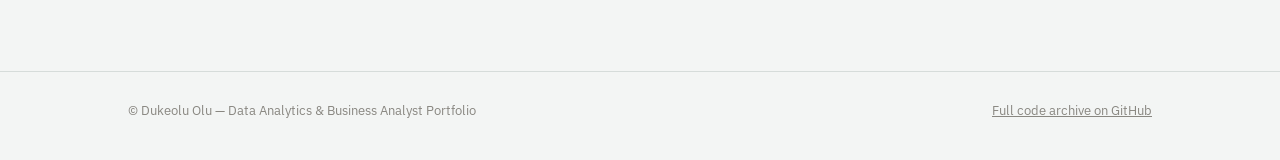
<file: case-01.html>
<!doctype html>
<html lang="en">
<head>
<meta charset="utf-8">
<meta name="viewport" content="width=device-width, initial-scale=1">
<title>Case 01 — Cutting stockouts without carrying more inventory</title>
<meta name="description" content="A mid-size distributor sets every SKU's reorder point the same way: a flat 3 weeks of average demand, regardless of how volatile that SKU's demand actually is or how long and unpredictable its supplie">
<link rel="preconnect" href="https://fonts.googleapis.com">
<link rel="stylesheet" href="https://fonts.googleapis.com/css2?family=Spectral:wght@500;600;700&family=IBM+Plex+Sans:wght@400;500;600&family=IBM+Plex+Mono:wght@400;500&display=swap">
<link rel="stylesheet" href="styles.css">
</head>
<body>
<nav class="site-nav">
  <div class="shell">
    <a class="brand" href="index.html">Dukeolu Olu</a>
    <div class="links">
      <a href="index.html">Home</a><a href="index.html#data-analyst" class="active">Data Analyst</a><a href="index.html#business-analyst">Business Analyst</a><a href="about.html">About</a><a href="contact.html">Contact</a>
      <a class="cta" href="https://github.com/Dukeolu/Analyst-Portfolio" target="_blank" rel="noopener">GitHub ↗</a>
    </div>
  </div>
</nav>
<main>
<div class="shell">
<div class="eyebrow">Case 01 &middot; Operations & Supply Chain</div>
<h1 style="font-size:clamp(26px,3.6vw,38px); margin-bottom:16px;">Cutting stockouts without carrying more inventory</h1>
<div class="chips" style="margin-bottom:8px;"><span class="chip">SQL</span><span class="chip">Python</span><span class="chip">Dashboard</span></div>
<p class="lede" style="margin-top:18px;">A mid-size distributor sets every SKU's reorder point the same way: a flat 3 weeks of average demand, regardless of how volatile that SKU's demand actually is or how long and unpredictable its supplier's lead time is. The result is a network fill rate stuck at 85.8%, well below the 95%+ typically targeted for revenue-critical items — and nobody can say which SKUs are driving it or what it's costing the business, only that “we're stocking out too much.”</p>

<div class="stat-row"><div class="stat"><div class="k">Overall fill rate</div><div class="v">85.8% → 98.9%</div></div><div class="stat"><div class="k">A-tier fill rate</div><div class="v">88.4% → 99.1%</div></div><div class="stat"><div class="k">Extra carrying cost</div><div class="v">$183K/yr</div></div><div class="stat"><div class="k">Net annual benefit</div><div class="v">~$1.72M</div></div></div>

<section>
  <h2>Approach</h2>
  <ol class="steps"><li>
      <span class="step-num">01</span>
      <p><b>SQL</b> — Rank all 180 SKUs by trailing revenue into A/B/C tiers with window functions, then measure fill rate and stockout rate by tier.</p>
    </li><li>
      <span class="step-num">02</span>
      <p><b>Python</b> — Compute a per-SKU safety stock and reorder point from each SKU's own demand volatility and its supplier's lead-time volatility — not a flat rule for everyone.</p>
    </li><li>
      <span class="step-num">03</span>
      <p><b>Validate</b> — Re-run the recommended reorder points through the same two-year demand simulation to get an actual before/after, not a theoretical one.</p>
    </li><li>
      <span class="step-num">04</span>
      <p><b>Dashboard</b> — The KPIs and charts a stakeholder would see in Power BI, built as a static, dependency-free HTML file.</p>
    </li></ol>
</section>

<section>
  <h2>Key finding</h2>
  <div class="panel"><p style="margin:0; color:var(--ink-soft); font-size:14.5px;">The SKUs most under-protected today cluster heavily in Electronics Accessories — the category with the longest, most variable supplier lead times, where the flat 3-week policy leaves reorder points 200–280% below what their own demand volatility calls for. The SKUs most over-protected sit in Office Supplies, where short, reliable domestic lead times mean the same flat policy runs 20–37% higher than necessary. A first pass targeting a single 95% service level everywhere was tried and rejected — it more than doubled network inventory investment, because the status quo turned out to be broadly under-protected rather than over-protected. The fix instead uses tier-differentiated service targets: protect the revenue-critical items tightly, accept more risk on the long tail.</p></div>
</section>

<section>
  <h2>Recommendation &amp; business impact</h2>
  <div class="panel"><p style="margin:0; color:var(--ink-soft); font-size:14.5px;">Reset reorder points per SKU using tier-differentiated safety stock, funded by simultaneously trimming the over-protected Office Supplies SKUs. That requires roughly $832K more in average inventory investment, at an incremental carrying cost of about $183K/year — but it recovers an estimated $1.90M/year in gross margin currently lost to stockouts on revenue-critical items.</p></div>
  <div class="pullquote"><b>The pitch in one line:</b> This isn't a cost-cutting story, it's a “the current policy is quietly losing $2M/year in sales it could have made” story — and the fix pays for itself roughly 9x over.</div>
</section>

<div class="btn-row">
  <a class="btn primary" href="https://dukeolu.github.io/Analyst-Portfolio/case-01-operations-supply-chain/dashboard/" target="_blank" rel="noopener">View live dashboard ↗</a>
  <a class="btn" href="https://github.com/Dukeolu/Analyst-Portfolio/tree/main/case-01-operations-supply-chain" target="_blank" rel="noopener">View code on GitHub ↗</a>
  <a class="btn" href="index.html">← All case studies</a>
</div>
</div>
</main>
<footer class="site-footer">
  <div class="shell">
    <span>&copy; Dukeolu Olu — Data Analytics &amp; Business Analyst Portfolio</span>
    <span><a href="https://github.com/Dukeolu/Analyst-Portfolio" target="_blank" rel="noopener">Full code archive on GitHub</a></span>
  </div>
</footer>
</body>
</html>
</file>
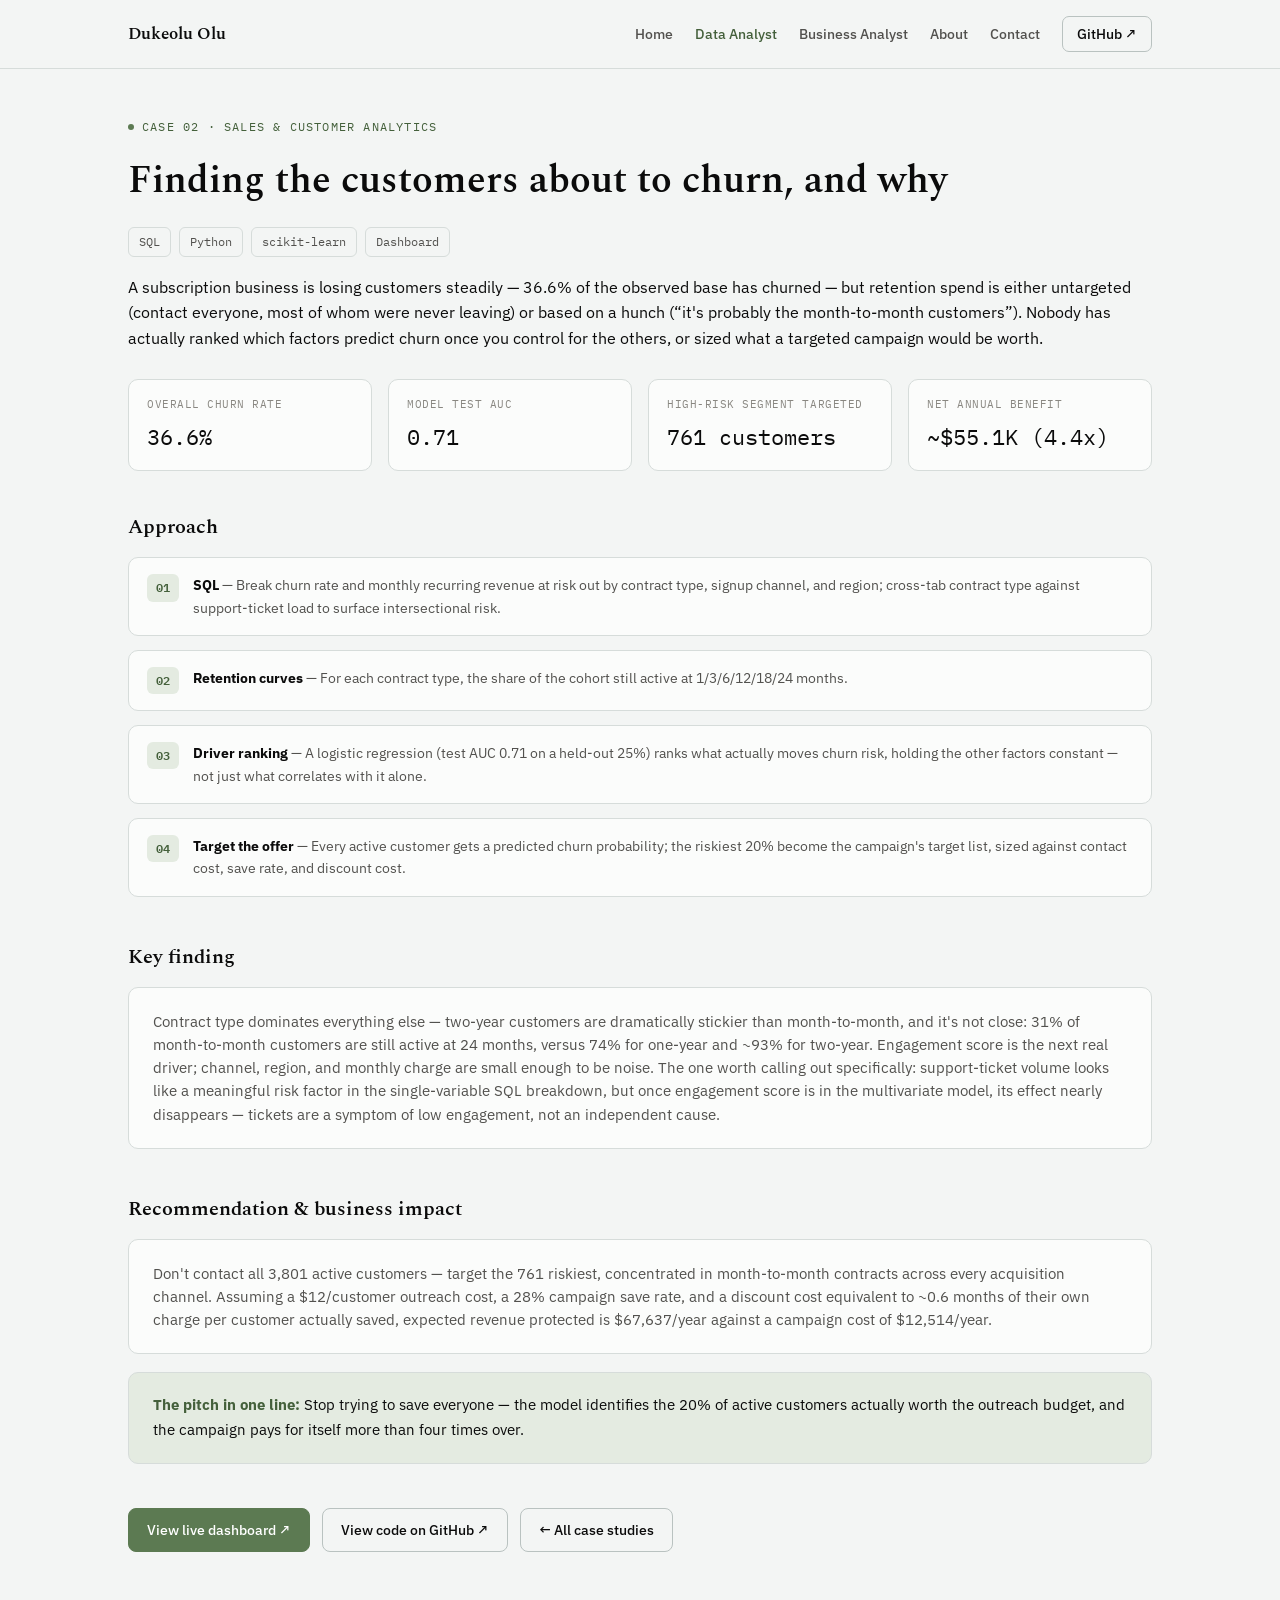
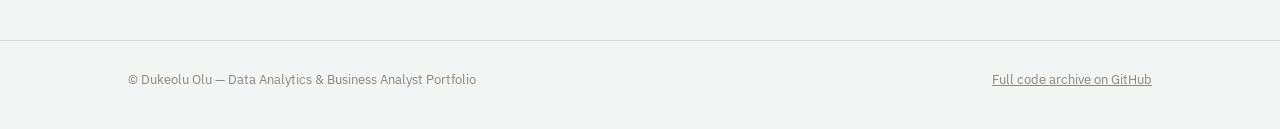
<file: case-02.html>
<!doctype html>
<html lang="en">
<head>
<meta charset="utf-8">
<meta name="viewport" content="width=device-width, initial-scale=1">
<title>Case 02 — Finding the customers about to churn, and why</title>
<meta name="description" content="A subscription business is losing customers steadily — 36.6% of the observed base has churned — but retention spend is either untargeted (contact everyone, most of whom were never leaving) or based on">
<link rel="preconnect" href="https://fonts.googleapis.com">
<link rel="stylesheet" href="https://fonts.googleapis.com/css2?family=Spectral:wght@500;600;700&family=IBM+Plex+Sans:wght@400;500;600&family=IBM+Plex+Mono:wght@400;500&display=swap">
<link rel="stylesheet" href="styles.css">
</head>
<body>
<nav class="site-nav">
  <div class="shell">
    <a class="brand" href="index.html">Dukeolu Olu</a>
    <div class="links">
      <a href="index.html">Home</a><a href="index.html#data-analyst" class="active">Data Analyst</a><a href="index.html#business-analyst">Business Analyst</a><a href="about.html">About</a><a href="contact.html">Contact</a>
      <a class="cta" href="https://github.com/Dukeolu/Analyst-Portfolio" target="_blank" rel="noopener">GitHub ↗</a>
    </div>
  </div>
</nav>
<main>
<div class="shell">
<div class="eyebrow">Case 02 &middot; Sales & Customer Analytics</div>
<h1 style="font-size:clamp(26px,3.6vw,38px); margin-bottom:16px;">Finding the customers about to churn, and why</h1>
<div class="chips" style="margin-bottom:8px;"><span class="chip">SQL</span><span class="chip">Python</span><span class="chip">scikit-learn</span><span class="chip">Dashboard</span></div>
<p class="lede" style="margin-top:18px;">A subscription business is losing customers steadily — 36.6% of the observed base has churned — but retention spend is either untargeted (contact everyone, most of whom were never leaving) or based on a hunch (“it's probably the month-to-month customers”). Nobody has actually ranked which factors predict churn once you control for the others, or sized what a targeted campaign would be worth.</p>

<div class="stat-row"><div class="stat"><div class="k">Overall churn rate</div><div class="v">36.6%</div></div><div class="stat"><div class="k">Model test AUC</div><div class="v">0.71</div></div><div class="stat"><div class="k">High-risk segment targeted</div><div class="v">761 customers</div></div><div class="stat"><div class="k">Net annual benefit</div><div class="v">~$55.1K (4.4x)</div></div></div>

<section>
  <h2>Approach</h2>
  <ol class="steps"><li>
      <span class="step-num">01</span>
      <p><b>SQL</b> — Break churn rate and monthly recurring revenue at risk out by contract type, signup channel, and region; cross-tab contract type against support-ticket load to surface intersectional risk.</p>
    </li><li>
      <span class="step-num">02</span>
      <p><b>Retention curves</b> — For each contract type, the share of the cohort still active at 1/3/6/12/18/24 months.</p>
    </li><li>
      <span class="step-num">03</span>
      <p><b>Driver ranking</b> — A logistic regression (test AUC 0.71 on a held-out 25%) ranks what actually moves churn risk, holding the other factors constant — not just what correlates with it alone.</p>
    </li><li>
      <span class="step-num">04</span>
      <p><b>Target the offer</b> — Every active customer gets a predicted churn probability; the riskiest 20% become the campaign's target list, sized against contact cost, save rate, and discount cost.</p>
    </li></ol>
</section>

<section>
  <h2>Key finding</h2>
  <div class="panel"><p style="margin:0; color:var(--ink-soft); font-size:14.5px;">Contract type dominates everything else — two-year customers are dramatically stickier than month-to-month, and it's not close: 31% of month-to-month customers are still active at 24 months, versus 74% for one-year and ~93% for two-year. Engagement score is the next real driver; channel, region, and monthly charge are small enough to be noise. The one worth calling out specifically: support-ticket volume looks like a meaningful risk factor in the single-variable SQL breakdown, but once engagement score is in the multivariate model, its effect nearly disappears — tickets are a symptom of low engagement, not an independent cause.</p></div>
</section>

<section>
  <h2>Recommendation &amp; business impact</h2>
  <div class="panel"><p style="margin:0; color:var(--ink-soft); font-size:14.5px;">Don't contact all 3,801 active customers — target the 761 riskiest, concentrated in month-to-month contracts across every acquisition channel. Assuming a $12/customer outreach cost, a 28% campaign save rate, and a discount cost equivalent to ~0.6 months of their own charge per customer actually saved, expected revenue protected is $67,637/year against a campaign cost of $12,514/year.</p></div>
  <div class="pullquote"><b>The pitch in one line:</b> Stop trying to save everyone — the model identifies the 20% of active customers actually worth the outreach budget, and the campaign pays for itself more than four times over.</div>
</section>

<div class="btn-row">
  <a class="btn primary" href="https://dukeolu.github.io/Analyst-Portfolio/case-02-sales-churn/dashboard/" target="_blank" rel="noopener">View live dashboard ↗</a>
  <a class="btn" href="https://github.com/Dukeolu/Analyst-Portfolio/tree/main/case-02-sales-churn" target="_blank" rel="noopener">View code on GitHub ↗</a>
  <a class="btn" href="index.html">← All case studies</a>
</div>
</div>
</main>
<footer class="site-footer">
  <div class="shell">
    <span>&copy; Dukeolu Olu — Data Analytics &amp; Business Analyst Portfolio</span>
    <span><a href="https://github.com/Dukeolu/Analyst-Portfolio" target="_blank" rel="noopener">Full code archive on GitHub</a></span>
  </div>
</footer>
</body>
</html>
</file>
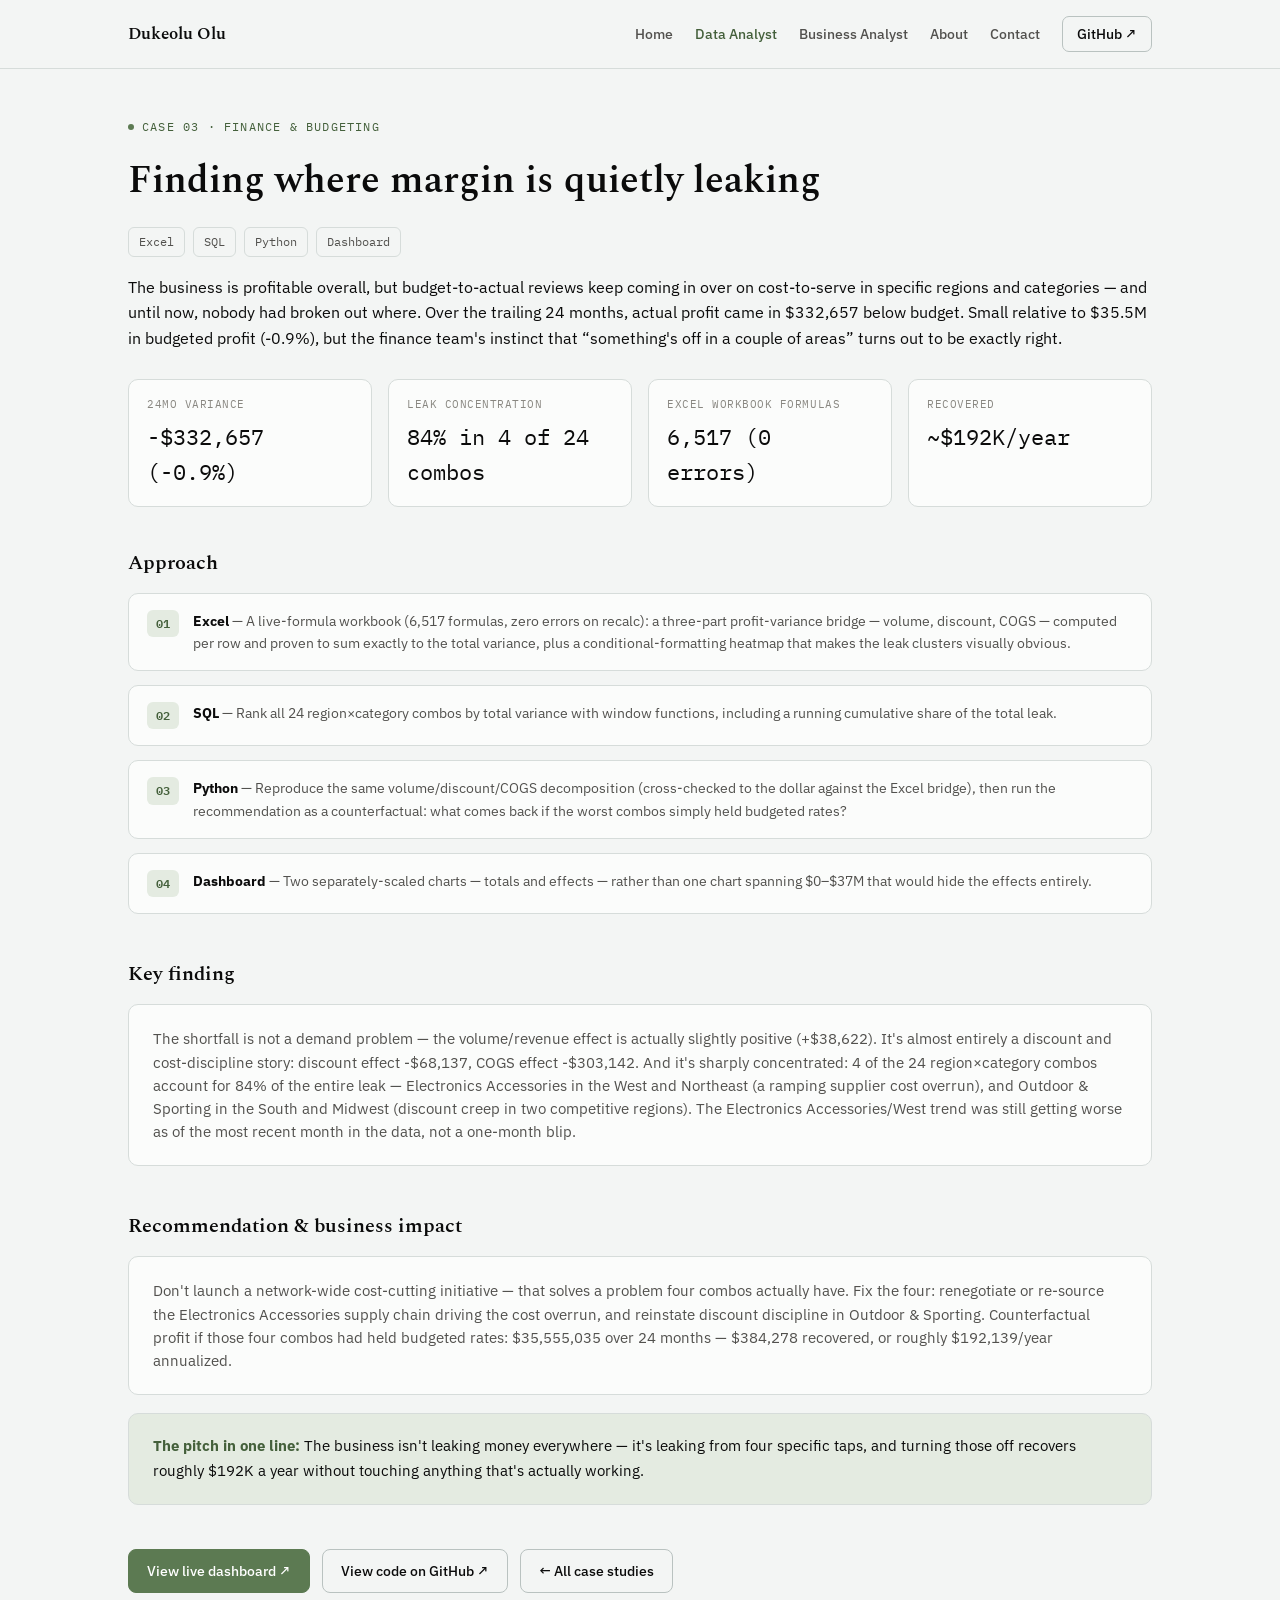
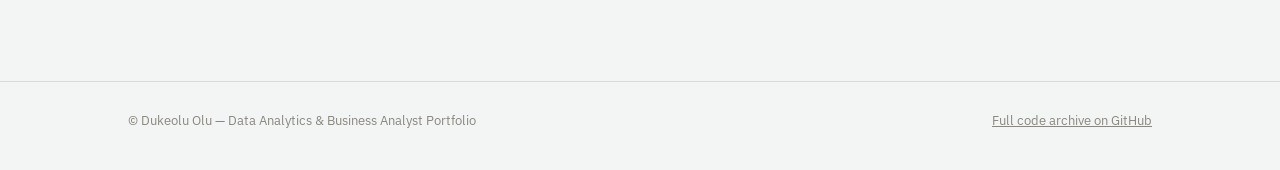
<file: case-03.html>
<!doctype html>
<html lang="en">
<head>
<meta charset="utf-8">
<meta name="viewport" content="width=device-width, initial-scale=1">
<title>Case 03 — Finding where margin is quietly leaking</title>
<meta name="description" content="The business is profitable overall, but budget-to-actual reviews keep coming in over on cost-to-serve in specific regions and categories — and until now, nobody had broken out where. Over the trailing">
<link rel="preconnect" href="https://fonts.googleapis.com">
<link rel="stylesheet" href="https://fonts.googleapis.com/css2?family=Spectral:wght@500;600;700&family=IBM+Plex+Sans:wght@400;500;600&family=IBM+Plex+Mono:wght@400;500&display=swap">
<link rel="stylesheet" href="styles.css">
</head>
<body>
<nav class="site-nav">
  <div class="shell">
    <a class="brand" href="index.html">Dukeolu Olu</a>
    <div class="links">
      <a href="index.html">Home</a><a href="index.html#data-analyst" class="active">Data Analyst</a><a href="index.html#business-analyst">Business Analyst</a><a href="about.html">About</a><a href="contact.html">Contact</a>
      <a class="cta" href="https://github.com/Dukeolu/Analyst-Portfolio" target="_blank" rel="noopener">GitHub ↗</a>
    </div>
  </div>
</nav>
<main>
<div class="shell">
<div class="eyebrow">Case 03 &middot; Finance & Budgeting</div>
<h1 style="font-size:clamp(26px,3.6vw,38px); margin-bottom:16px;">Finding where margin is quietly leaking</h1>
<div class="chips" style="margin-bottom:8px;"><span class="chip">Excel</span><span class="chip">SQL</span><span class="chip">Python</span><span class="chip">Dashboard</span></div>
<p class="lede" style="margin-top:18px;">The business is profitable overall, but budget-to-actual reviews keep coming in over on cost-to-serve in specific regions and categories — and until now, nobody had broken out where. Over the trailing 24 months, actual profit came in $332,657 below budget. Small relative to $35.5M in budgeted profit (-0.9%), but the finance team's instinct that “something's off in a couple of areas” turns out to be exactly right.</p>

<div class="stat-row"><div class="stat"><div class="k">24mo variance</div><div class="v">-$332,657 (-0.9%)</div></div><div class="stat"><div class="k">Leak concentration</div><div class="v">84% in 4 of 24 combos</div></div><div class="stat"><div class="k">Excel workbook formulas</div><div class="v">6,517 (0 errors)</div></div><div class="stat"><div class="k">Recovered</div><div class="v">~$192K/year</div></div></div>

<section>
  <h2>Approach</h2>
  <ol class="steps"><li>
      <span class="step-num">01</span>
      <p><b>Excel</b> — A live-formula workbook (6,517 formulas, zero errors on recalc): a three-part profit-variance bridge — volume, discount, COGS — computed per row and proven to sum exactly to the total variance, plus a conditional-formatting heatmap that makes the leak clusters visually obvious.</p>
    </li><li>
      <span class="step-num">02</span>
      <p><b>SQL</b> — Rank all 24 region×category combos by total variance with window functions, including a running cumulative share of the total leak.</p>
    </li><li>
      <span class="step-num">03</span>
      <p><b>Python</b> — Reproduce the same volume/discount/COGS decomposition (cross-checked to the dollar against the Excel bridge), then run the recommendation as a counterfactual: what comes back if the worst combos simply held budgeted rates?</p>
    </li><li>
      <span class="step-num">04</span>
      <p><b>Dashboard</b> — Two separately-scaled charts — totals and effects — rather than one chart spanning $0–$37M that would hide the effects entirely.</p>
    </li></ol>
</section>

<section>
  <h2>Key finding</h2>
  <div class="panel"><p style="margin:0; color:var(--ink-soft); font-size:14.5px;">The shortfall is not a demand problem — the volume/revenue effect is actually slightly positive (+$38,622). It's almost entirely a discount and cost-discipline story: discount effect -$68,137, COGS effect -$303,142. And it's sharply concentrated: 4 of the 24 region×category combos account for 84% of the entire leak — Electronics Accessories in the West and Northeast (a ramping supplier cost overrun), and Outdoor & Sporting in the South and Midwest (discount creep in two competitive regions). The Electronics Accessories/West trend was still getting worse as of the most recent month in the data, not a one-month blip.</p></div>
</section>

<section>
  <h2>Recommendation &amp; business impact</h2>
  <div class="panel"><p style="margin:0; color:var(--ink-soft); font-size:14.5px;">Don't launch a network-wide cost-cutting initiative — that solves a problem four combos actually have. Fix the four: renegotiate or re-source the Electronics Accessories supply chain driving the cost overrun, and reinstate discount discipline in Outdoor & Sporting. Counterfactual profit if those four combos had held budgeted rates: $35,555,035 over 24 months — $384,278 recovered, or roughly $192,139/year annualized.</p></div>
  <div class="pullquote"><b>The pitch in one line:</b> The business isn't leaking money everywhere — it's leaking from four specific taps, and turning those off recovers roughly $192K a year without touching anything that's actually working.</div>
</section>

<div class="btn-row">
  <a class="btn primary" href="https://dukeolu.github.io/Analyst-Portfolio/case-03-finance-margin/dashboard/" target="_blank" rel="noopener">View live dashboard ↗</a>
  <a class="btn" href="https://github.com/Dukeolu/Analyst-Portfolio/tree/main/case-03-finance-margin" target="_blank" rel="noopener">View code on GitHub ↗</a>
  <a class="btn" href="index.html">← All case studies</a>
</div>
</div>
</main>
<footer class="site-footer">
  <div class="shell">
    <span>&copy; Dukeolu Olu — Data Analytics &amp; Business Analyst Portfolio</span>
    <span><a href="https://github.com/Dukeolu/Analyst-Portfolio" target="_blank" rel="noopener">Full code archive on GitHub</a></span>
  </div>
</footer>
</body>
</html>
</file>
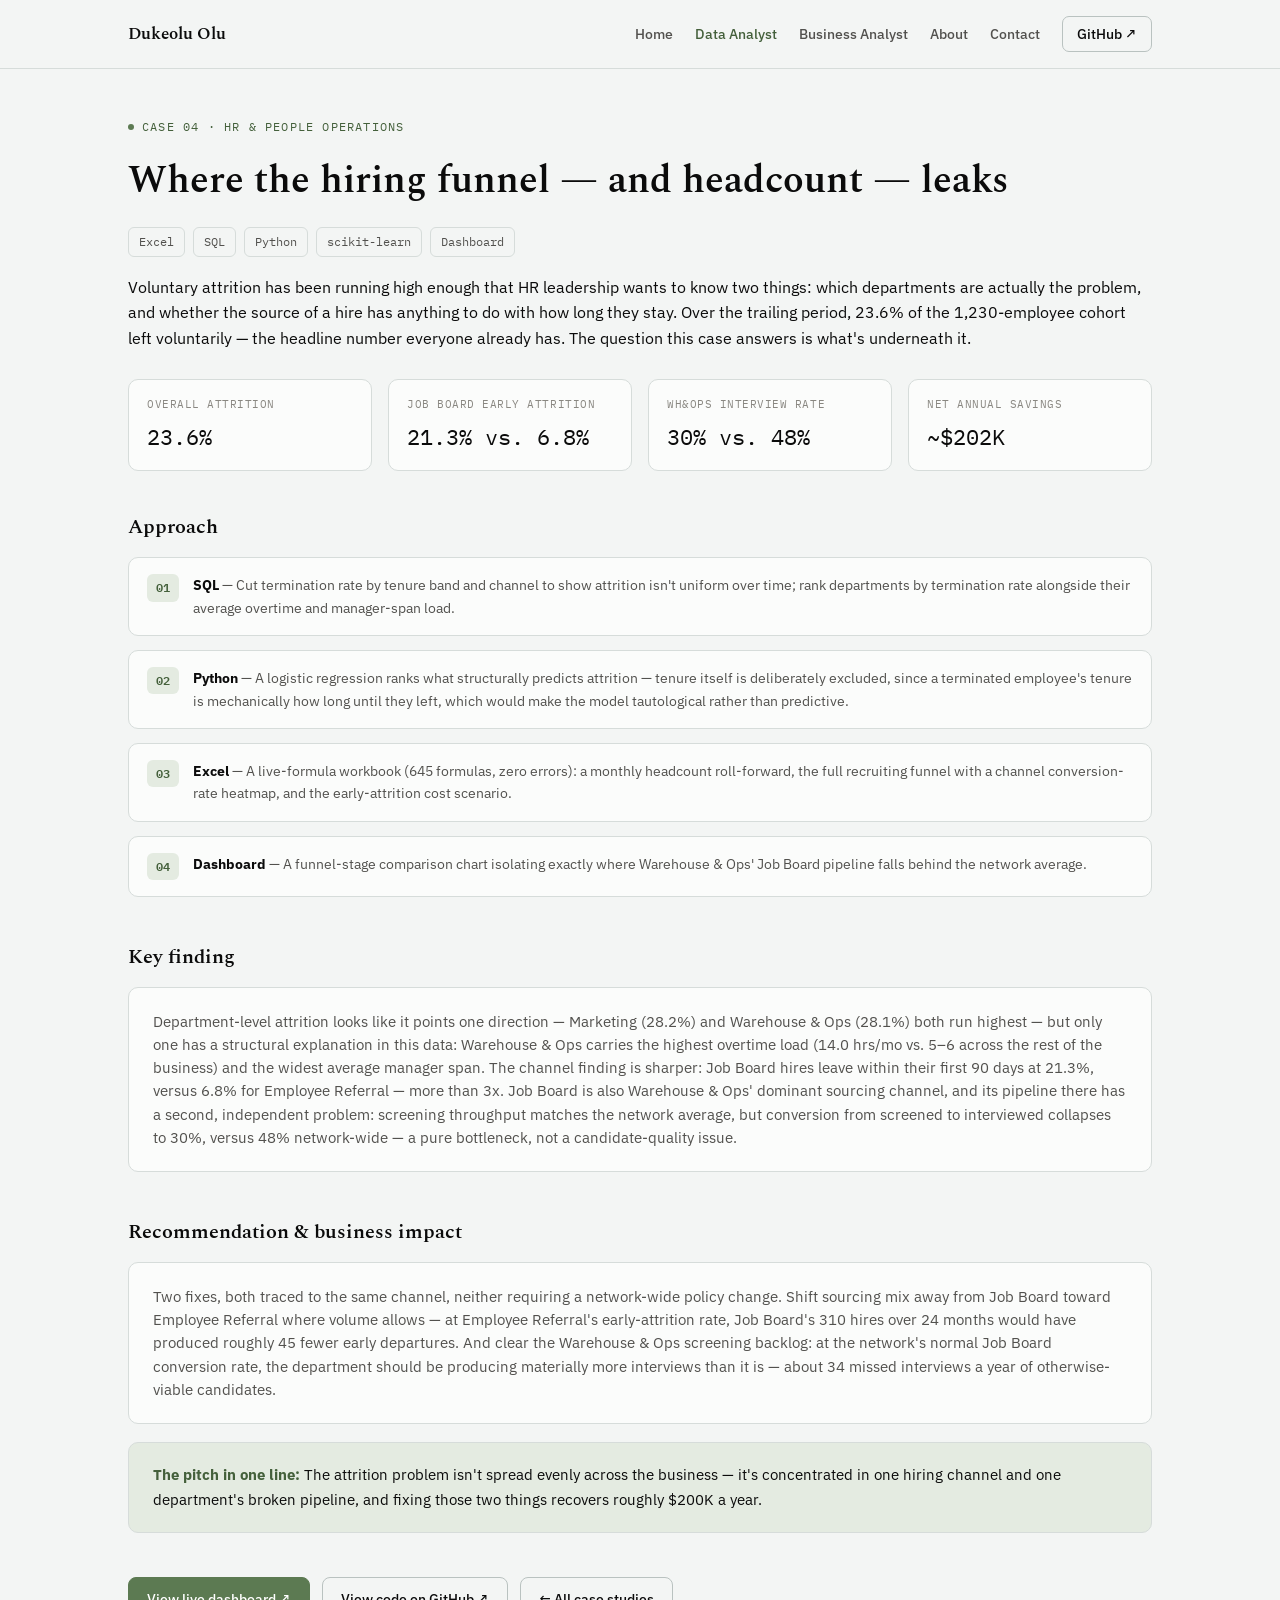
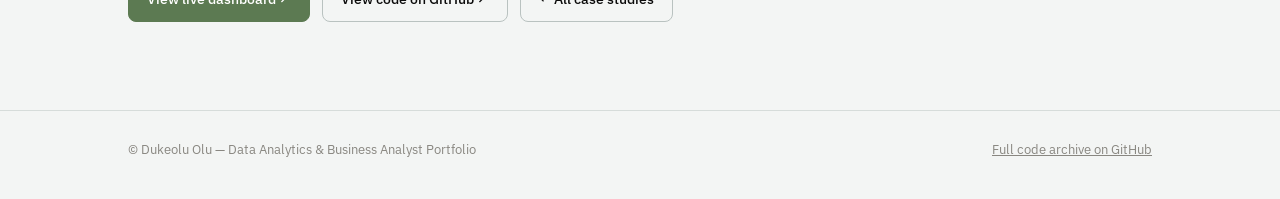
<file: case-04.html>
<!doctype html>
<html lang="en">
<head>
<meta charset="utf-8">
<meta name="viewport" content="width=device-width, initial-scale=1">
<title>Case 04 — Where the hiring funnel — and headcount — leaks</title>
<meta name="description" content="Voluntary attrition has been running high enough that HR leadership wants to know two things: which departments are actually the problem, and whether the source of a hire has anything to do with how l">
<link rel="preconnect" href="https://fonts.googleapis.com">
<link rel="stylesheet" href="https://fonts.googleapis.com/css2?family=Spectral:wght@500;600;700&family=IBM+Plex+Sans:wght@400;500;600&family=IBM+Plex+Mono:wght@400;500&display=swap">
<link rel="stylesheet" href="styles.css">
</head>
<body>
<nav class="site-nav">
  <div class="shell">
    <a class="brand" href="index.html">Dukeolu Olu</a>
    <div class="links">
      <a href="index.html">Home</a><a href="index.html#data-analyst" class="active">Data Analyst</a><a href="index.html#business-analyst">Business Analyst</a><a href="about.html">About</a><a href="contact.html">Contact</a>
      <a class="cta" href="https://github.com/Dukeolu/Analyst-Portfolio" target="_blank" rel="noopener">GitHub ↗</a>
    </div>
  </div>
</nav>
<main>
<div class="shell">
<div class="eyebrow">Case 04 &middot; HR & People Operations</div>
<h1 style="font-size:clamp(26px,3.6vw,38px); margin-bottom:16px;">Where the hiring funnel — and headcount — leaks</h1>
<div class="chips" style="margin-bottom:8px;"><span class="chip">Excel</span><span class="chip">SQL</span><span class="chip">Python</span><span class="chip">scikit-learn</span><span class="chip">Dashboard</span></div>
<p class="lede" style="margin-top:18px;">Voluntary attrition has been running high enough that HR leadership wants to know two things: which departments are actually the problem, and whether the source of a hire has anything to do with how long they stay. Over the trailing period, 23.6% of the 1,230-employee cohort left voluntarily — the headline number everyone already has. The question this case answers is what's underneath it.</p>

<div class="stat-row"><div class="stat"><div class="k">Overall attrition</div><div class="v">23.6%</div></div><div class="stat"><div class="k">Job Board early attrition</div><div class="v">21.3% vs. 6.8%</div></div><div class="stat"><div class="k">WH&Ops interview rate</div><div class="v">30% vs. 48%</div></div><div class="stat"><div class="k">Net annual savings</div><div class="v">~$202K</div></div></div>

<section>
  <h2>Approach</h2>
  <ol class="steps"><li>
      <span class="step-num">01</span>
      <p><b>SQL</b> — Cut termination rate by tenure band and channel to show attrition isn't uniform over time; rank departments by termination rate alongside their average overtime and manager-span load.</p>
    </li><li>
      <span class="step-num">02</span>
      <p><b>Python</b> — A logistic regression ranks what structurally predicts attrition — tenure itself is deliberately excluded, since a terminated employee's tenure is mechanically how long until they left, which would make the model tautological rather than predictive.</p>
    </li><li>
      <span class="step-num">03</span>
      <p><b>Excel</b> — A live-formula workbook (645 formulas, zero errors): a monthly headcount roll-forward, the full recruiting funnel with a channel conversion-rate heatmap, and the early-attrition cost scenario.</p>
    </li><li>
      <span class="step-num">04</span>
      <p><b>Dashboard</b> — A funnel-stage comparison chart isolating exactly where Warehouse & Ops' Job Board pipeline falls behind the network average.</p>
    </li></ol>
</section>

<section>
  <h2>Key finding</h2>
  <div class="panel"><p style="margin:0; color:var(--ink-soft); font-size:14.5px;">Department-level attrition looks like it points one direction — Marketing (28.2%) and Warehouse & Ops (28.1%) both run highest — but only one has a structural explanation in this data: Warehouse & Ops carries the highest overtime load (14.0 hrs/mo vs. 5–6 across the rest of the business) and the widest average manager span. The channel finding is sharper: Job Board hires leave within their first 90 days at 21.3%, versus 6.8% for Employee Referral — more than 3x. Job Board is also Warehouse & Ops' dominant sourcing channel, and its pipeline there has a second, independent problem: screening throughput matches the network average, but conversion from screened to interviewed collapses to 30%, versus 48% network-wide — a pure bottleneck, not a candidate-quality issue.</p></div>
</section>

<section>
  <h2>Recommendation &amp; business impact</h2>
  <div class="panel"><p style="margin:0; color:var(--ink-soft); font-size:14.5px;">Two fixes, both traced to the same channel, neither requiring a network-wide policy change. Shift sourcing mix away from Job Board toward Employee Referral where volume allows — at Employee Referral's early-attrition rate, Job Board's 310 hires over 24 months would have produced roughly 45 fewer early departures. And clear the Warehouse & Ops screening backlog: at the network's normal Job Board conversion rate, the department should be producing materially more interviews than it is — about 34 missed interviews a year of otherwise-viable candidates.</p></div>
  <div class="pullquote"><b>The pitch in one line:</b> The attrition problem isn't spread evenly across the business — it's concentrated in one hiring channel and one department's broken pipeline, and fixing those two things recovers roughly $200K a year.</div>
</section>

<div class="btn-row">
  <a class="btn primary" href="https://dukeolu.github.io/Analyst-Portfolio/case-04-hr-attrition/dashboard/" target="_blank" rel="noopener">View live dashboard ↗</a>
  <a class="btn" href="https://github.com/Dukeolu/Analyst-Portfolio/tree/main/case-04-hr-attrition" target="_blank" rel="noopener">View code on GitHub ↗</a>
  <a class="btn" href="index.html">← All case studies</a>
</div>
</div>
</main>
<footer class="site-footer">
  <div class="shell">
    <span>&copy; Dukeolu Olu — Data Analytics &amp; Business Analyst Portfolio</span>
    <span><a href="https://github.com/Dukeolu/Analyst-Portfolio" target="_blank" rel="noopener">Full code archive on GitHub</a></span>
  </div>
</footer>
</body>
</html>
</file>
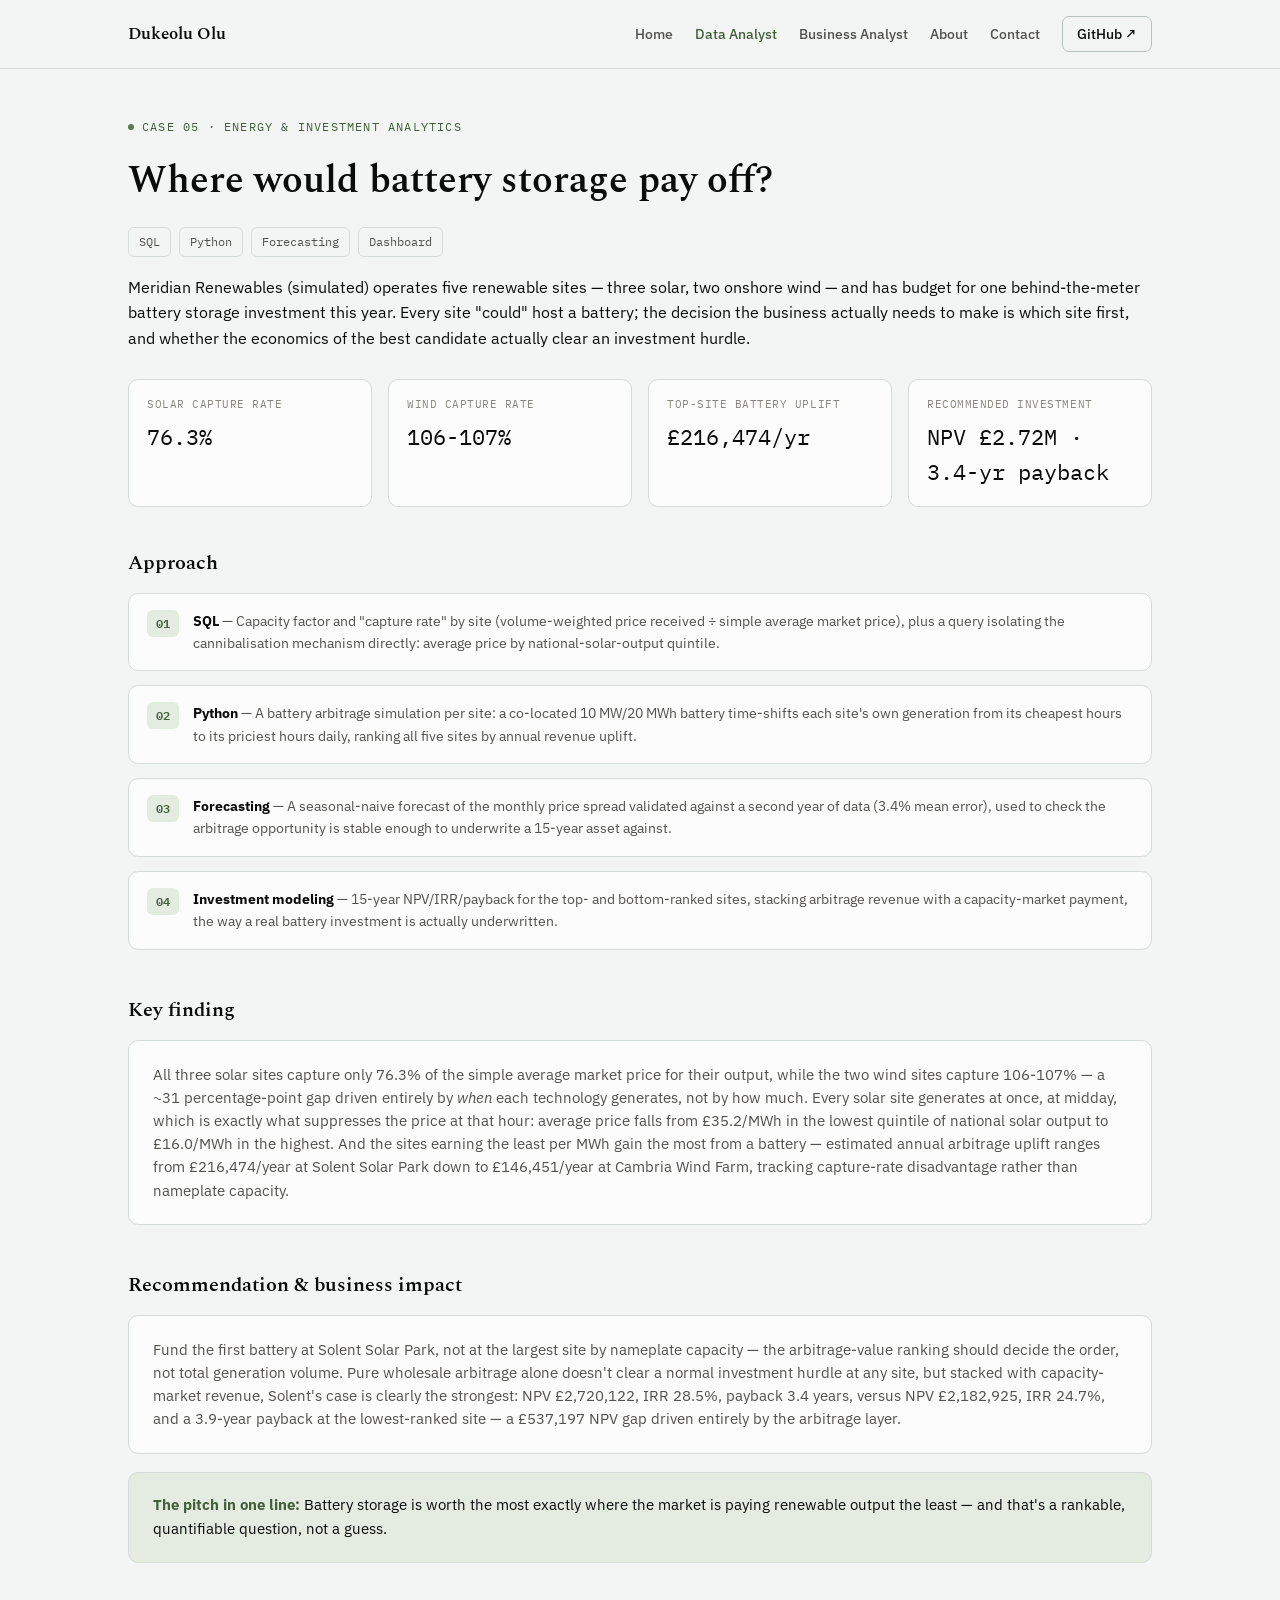
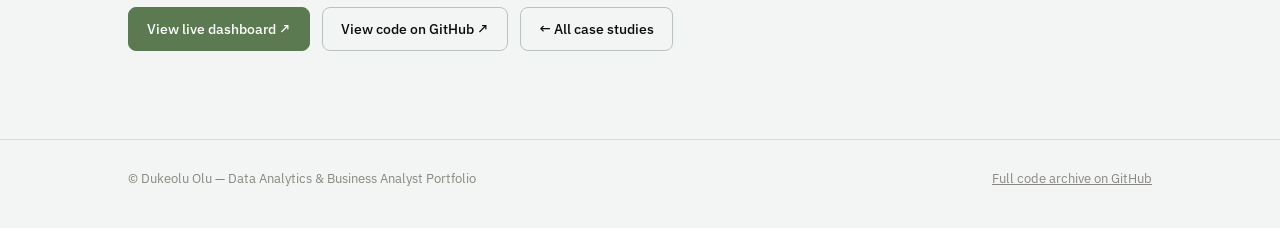
<file: case-05.html>
<!doctype html>
<html lang="en">
<head>
<meta charset="utf-8">
<meta name="viewport" content="width=device-width, initial-scale=1">
<title>Case 05 — Where would battery storage pay off?</title>
<meta name="description" content="Meridian Renewables operates five renewable sites and has budget for one battery storage investment this year. Solar's own output is concentrated exactly when the wholesale market is most oversuppl">
<link rel="preconnect" href="https://fonts.googleapis.com">
<link rel="stylesheet" href="https://fonts.googleapis.com/css2?family=Spectral:wght@500;600;700&family=IBM+Plex+Sans:wght@400;500;600&family=IBM+Plex+Mono:wght@400;500&display=swap">
<link rel="stylesheet" href="styles.css">
</head>
<body>
<nav class="site-nav">
  <div class="shell">
    <a class="brand" href="index.html">Dukeolu Olu</a>
    <div class="links">
      <a href="index.html">Home</a><a href="index.html#data-analyst" class="active">Data Analyst</a><a href="index.html#business-analyst">Business Analyst</a><a href="about.html">About</a><a href="contact.html">Contact</a>
      <a class="cta" href="https://github.com/Dukeolu/Analyst-Portfolio" target="_blank" rel="noopener">GitHub ↗</a>
    </div>
  </div>
</nav>
<main>
<div class="shell">
<div class="eyebrow">Case 05 &middot; Energy &amp; Investment Analytics</div>
<h1 style="font-size:clamp(26px,3.6vw,38px); margin-bottom:16px;">Where would battery storage pay off?</h1>
<div class="chips" style="margin-bottom:8px;"><span class="chip">SQL</span><span class="chip">Python</span><span class="chip">Forecasting</span><span class="chip">Dashboard</span></div>
<p class="lede" style="margin-top:18px;">Meridian Renewables (simulated) operates five renewable sites — three solar, two onshore wind — and has budget for one behind-the-meter battery storage investment this year. Every site "could" host a battery; the decision the business actually needs to make is which site first, and whether the economics of the best candidate actually clear an investment hurdle.</p>

<div class="stat-row"><div class="stat"><div class="k">Solar capture rate</div><div class="v">76.3%</div></div><div class="stat"><div class="k">Wind capture rate</div><div class="v">106-107%</div></div><div class="stat"><div class="k">Top-site battery uplift</div><div class="v">£216,474/yr</div></div><div class="stat"><div class="k">Recommended investment</div><div class="v">NPV £2.72M · 3.4-yr payback</div></div></div>

<section>
  <h2>Approach</h2>
  <ol class="steps"><li>
      <span class="step-num">01</span>
      <p><b>SQL</b> — Capacity factor and "capture rate" by site (volume-weighted price received &divide; simple average market price), plus a query isolating the cannibalisation mechanism directly: average price by national-solar-output quintile.</p>
    </li><li>
      <span class="step-num">02</span>
      <p><b>Python</b> — A battery arbitrage simulation per site: a co-located 10&nbsp;MW/20&nbsp;MWh battery time-shifts each site's own generation from its cheapest hours to its priciest hours daily, ranking all five sites by annual revenue uplift.</p>
    </li><li>
      <span class="step-num">03</span>
      <p><b>Forecasting</b> — A seasonal-naive forecast of the monthly price spread validated against a second year of data (3.4% mean error), used to check the arbitrage opportunity is stable enough to underwrite a 15-year asset against.</p>
    </li><li>
      <span class="step-num">04</span>
      <p><b>Investment modeling</b> — 15-year NPV/IRR/payback for the top- and bottom-ranked sites, stacking arbitrage revenue with a capacity-market payment, the way a real battery investment is actually underwritten.</p>
    </li></ol>
</section>

<section>
  <h2>Key finding</h2>
  <div class="panel"><p style="margin:0; color:var(--ink-soft); font-size:14.5px;">All three solar sites capture only 76.3% of the simple average market price for their output, while the two wind sites capture 106-107% — a ~31 percentage-point gap driven entirely by <i>when</i> each technology generates, not by how much. Every solar site generates at once, at midday, which is exactly what suppresses the price at that hour: average price falls from £35.2/MWh in the lowest quintile of national solar output to £16.0/MWh in the highest. And the sites earning the least per MWh gain the most from a battery — estimated annual arbitrage uplift ranges from £216,474/year at Solent Solar Park down to £146,451/year at Cambria Wind Farm, tracking capture-rate disadvantage rather than nameplate capacity.</p></div>
</section>

<section>
  <h2>Recommendation &amp; business impact</h2>
  <div class="panel"><p style="margin:0; color:var(--ink-soft); font-size:14.5px;">Fund the first battery at Solent Solar Park, not at the largest site by nameplate capacity — the arbitrage-value ranking should decide the order, not total generation volume. Pure wholesale arbitrage alone doesn't clear a normal investment hurdle at any site, but stacked with capacity-market revenue, Solent's case is clearly the strongest: NPV £2,720,122, IRR 28.5%, payback 3.4 years, versus NPV £2,182,925, IRR 24.7%, and a 3.9-year payback at the lowest-ranked site — a £537,197 NPV gap driven entirely by the arbitrage layer.</p></div>
  <div class="pullquote"><b>The pitch in one line:</b> Battery storage is worth the most exactly where the market is paying renewable output the least — and that's a rankable, quantifiable question, not a guess.</div>
</section>

<div class="btn-row">
  <a class="btn primary" href="https://dukeolu.github.io/Analyst-Portfolio/energy-battery-storage-investment/visuals/battery-value-exhibit.html" target="_blank" rel="noopener">View live dashboard ↗</a>
  <a class="btn" href="https://github.com/Dukeolu/Analyst-Portfolio/tree/main/energy-battery-storage-investment" target="_blank" rel="noopener">View code on GitHub ↗</a>
  <a class="btn" href="index.html#data-analyst">← All case studies</a>
</div>
</div>
</main>
<footer class="site-footer">
  <div class="shell">
    <span>&copy; Dukeolu Olu — Data Analytics &amp; Business Analyst Portfolio</span>
    <span><a href="https://github.com/Dukeolu/Analyst-Portfolio" target="_blank" rel="noopener">Full code archive on GitHub</a></span>
  </div>
</footer>
</body>
</html>
</file>
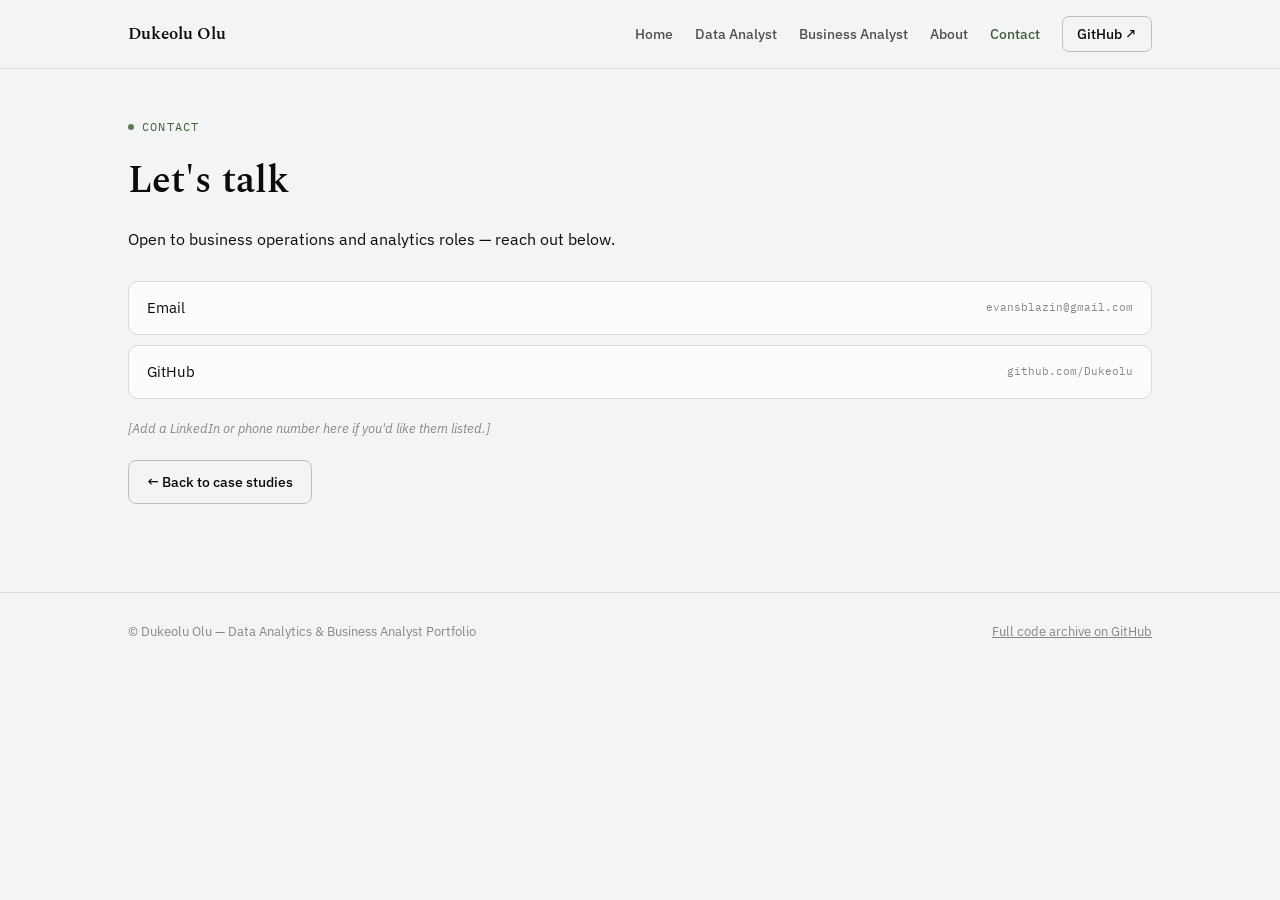
<file: contact.html>
<!doctype html>
<html lang="en">
<head>
<meta charset="utf-8">
<meta name="viewport" content="width=device-width, initial-scale=1">
<title>Contact — Dukeolu Olu</title>
<meta name="description" content="Get in touch.">
<link rel="preconnect" href="https://fonts.googleapis.com">
<link rel="stylesheet" href="https://fonts.googleapis.com/css2?family=Spectral:wght@500;600;700&family=IBM+Plex+Sans:wght@400;500;600&family=IBM+Plex+Mono:wght@400;500&display=swap">
<link rel="stylesheet" href="styles.css">
</head>
<body>
<nav class="site-nav">
  <div class="shell">
    <a class="brand" href="index.html">Dukeolu Olu</a>
    <div class="links">
      <a href="index.html">Home</a><a href="index.html#data-analyst">Data Analyst</a><a href="index.html#business-analyst">Business Analyst</a><a href="about.html">About</a><a href="contact.html" class="active">Contact</a>
      <a class="cta" href="https://github.com/Dukeolu/Analyst-Portfolio" target="_blank" rel="noopener">GitHub ↗</a>
    </div>
  </div>
</nav>
<main>
<div class="shell">
<div class="eyebrow">Contact</div>
<h1 style="font-size:clamp(26px,3.6vw,38px); margin-bottom:12px;">Let's talk</h1>
<p class="lede" style="margin-bottom:28px;">Open to business operations and analytics roles — reach out below.</p>

<div class="contact-list">
  <a href="mailto:evansblazin@gmail.com">
    <span>Email</span>
    <span class="tag">evansblazin@gmail.com</span>
  </a>
  <a href="https://github.com/Dukeolu/Analyst-Portfolio" target="_blank" rel="noopener">
    <span>GitHub</span>
    <span class="tag">github.com/Dukeolu</span>
  </a>
</div>

<p style="color:var(--ink-faint); font-size:13px; margin-top:20px;">
  <em>[Add a LinkedIn or phone number here if you'd like them listed.]</em>
</p>

<div class="btn-row">
  <a class="btn" href="index.html">← Back to case studies</a>
</div>
</div>
</main>
<footer class="site-footer">
  <div class="shell">
    <span>&copy; Dukeolu Olu — Data Analytics &amp; Business Analyst Portfolio</span>
    <span><a href="https://github.com/Dukeolu/Analyst-Portfolio" target="_blank" rel="noopener">Full code archive on GitHub</a></span>
  </div>
</footer>
</body>
</html>
</file>
<file: styles.css>
/* Shared design system -- matches the case-study dashboards
   (IBM Plex Sans/Mono + Spectral, light/dark tokens, dataviz palette) */

:root{
  --paper:#F3F5F4; --paper-raised:#FBFCFB; --ink:#0b0b0b; --ink-soft:#52514e; --ink-faint:#898781;
  --line:#D6DCDA; --line-strong:#B9C2C0; --accent:#5C7A52; --accent-ink:#44603B; --accent-wash:#E4EBE1;
  --blue:#2a78d6; --orange:#eb6834; --aqua:#1baf7a; --good:#0ca30c;
  --radius:10px;
}
@media (prefers-color-scheme: dark){
  :root:not([data-theme="light"]){
    --paper:#12161C; --paper-raised:#181D25; --ink:#ffffff; --ink-soft:#c3c2b7; --ink-faint:#6E7885;
    --line:#2A3038; --line-strong:#3A414B; --accent:#A2C295; --accent-ink:#C3DDB9; --accent-wash:#212B1E;
    --blue:#3987e5; --orange:#d95926; --aqua:#199e70; --good:#0ca30c;
  }
}
:root[data-theme="dark"]{
  --paper:#12161C; --paper-raised:#181D25; --ink:#ffffff; --ink-soft:#c3c2b7; --ink-faint:#6E7885;
  --line:#2A3038; --line-strong:#3A414B; --accent:#A2C295; --accent-ink:#C3DDB9; --accent-wash:#212B1E;
  --blue:#3987e5; --orange:#d95926; --aqua:#199e70; --good:#0ca30c;
}

*{box-sizing:border-box;}
html{scroll-behavior:smooth;}
body{
  margin:0; background:var(--paper); color:var(--ink);
  font-family:"IBM Plex Sans",-apple-system,sans-serif; -webkit-font-smoothing:antialiased;
  line-height:1.6;
}
h1,h2,h3{font-family:"Spectral",Georgia,serif; font-weight:600; margin:0; text-wrap:balance;}
a{color:var(--accent-ink);}
.mono{font-family:"IBM Plex Mono",monospace; font-variant-numeric:tabular-nums;}

.shell{max-width:1080px; margin:0 auto; padding:0 28px;}

/* nav */
nav.site-nav{
  border-bottom:1px solid var(--line); background:var(--paper);
  position:sticky; top:0; z-index:10; backdrop-filter:blur(6px);
}
nav.site-nav .shell{display:flex; align-items:center; justify-content:space-between; padding:16px 28px; gap:16px; flex-wrap:wrap;}
nav.site-nav .brand{font-family:"Spectral",serif; font-weight:600; font-size:17px; color:var(--ink); text-decoration:none;}
nav.site-nav .links{display:flex; gap:22px; flex-wrap:wrap; align-items:center;}
nav.site-nav .links a{color:var(--ink-soft); text-decoration:none; font-size:14px; font-weight:500;}
nav.site-nav .links a:hover, nav.site-nav .links a.active{color:var(--accent-ink);}
nav.site-nav .links a.cta{
  color:var(--ink); border:1px solid var(--line-strong); border-radius:7px; padding:6px 14px;
}
nav.site-nav .links a.cta:hover{border-color:var(--accent);}

main{padding:48px 0 88px;}

/* hero */
.eyebrow{
  font-family:"IBM Plex Mono",monospace; font-size:12px; letter-spacing:.1em; text-transform:uppercase;
  color:var(--accent-ink); display:flex; align-items:center; gap:8px; margin-bottom:14px;
}
.eyebrow::before{content:""; width:6px; height:6px; border-radius:50%; background:var(--accent);}
.hero h1{font-size:clamp(30px,4.6vw,46px); margin-bottom:18px;}
.hero p.positioning{
  font-family:"Spectral",Georgia,serif; font-weight:600; font-size:16.5px; color:var(--accent-ink);
  margin:0 0 14px;
}
.hero p.lede{color:var(--ink-soft); font-size:17px; max-width:62ch; margin-bottom:0;}

/* cards */
.card-grid{display:grid; grid-template-columns:repeat(2,1fr); gap:20px; margin-top:40px;}
@media (max-width:760px){.card-grid{grid-template-columns:1fr;}}
.case-card{
  background:var(--paper-raised); border:1px solid var(--line); border-radius:var(--radius);
  padding:24px; text-decoration:none; color:inherit; display:block; transition:border-color .15s;
}
.case-card:hover{border-color:var(--accent);}
.case-card .num{font-family:"IBM Plex Mono",monospace; font-size:11px; color:var(--ink-faint); letter-spacing:.05em;}
.case-card h3{font-size:19px; margin:8px 0 10px; color:var(--ink);}
.case-card .domain{font-size:12.5px; color:var(--accent-ink); font-weight:500; margin-bottom:10px;}
.case-card p{color:var(--ink-soft); font-size:14px; margin:0 0 14px;}
.case-card .impact{
  font-family:"IBM Plex Mono",monospace; font-size:13.5px; color:var(--ink);
  background:var(--accent-wash); border-radius:6px; padding:8px 12px; display:inline-block;
}
.case-card .tools{margin-top:14px; display:flex; gap:6px; flex-wrap:wrap;}
.case-card .tools span{
  font-size:11px; font-family:"IBM Plex Mono",monospace; color:var(--ink-faint);
  border:1px solid var(--line); border-radius:5px; padding:3px 8px;
}

/* sections generic */
section{margin-bottom:44px;}
section h2{font-size:20px; margin-bottom:14px;}
section .sub{color:var(--ink-faint); font-size:13.5px; margin-bottom:16px;}
.panel{background:var(--paper-raised); border:1px solid var(--line); border-radius:var(--radius); padding:22px 24px;}
.panel + .panel{margin-top:16px;}

/* stat row (case pages) */
.stat-row{display:grid; grid-template-columns:repeat(4,1fr); gap:16px; margin:28px 0 40px;}
@media (max-width:820px){.stat-row{grid-template-columns:1fr 1fr;}}
.stat{background:var(--paper-raised); border:1px solid var(--line); border-radius:var(--radius); padding:16px 18px;}
.stat .k{font-family:"IBM Plex Mono",monospace; font-size:10.5px; text-transform:uppercase; letter-spacing:.05em; color:var(--ink-faint);}
.stat .v{font-family:"IBM Plex Mono",monospace; font-size:22px; margin-top:6px;}

/* pull quote */
.pullquote{
  background:var(--accent-wash); border:1px solid var(--line); border-radius:var(--radius);
  padding:20px 24px; font-size:15px; line-height:1.65; margin-top:18px;
}
.pullquote b{color:var(--accent-ink);}

/* button links */
.btn-row{display:flex; gap:12px; flex-wrap:wrap; margin-top:20px;}
.btn{
  display:inline-flex; align-items:center; gap:8px; text-decoration:none; font-size:14px; font-weight:500;
  padding:10px 18px; border-radius:8px; border:1px solid var(--line-strong); color:var(--ink);
}
.btn.primary{background:var(--accent); border-color:var(--accent); color:#fff;}
:root[data-theme="dark"] .btn.primary, @media (prefers-color-scheme:dark){.btn.primary{color:#12161C;}}
.btn:hover{border-color:var(--accent);}

/* tool chip list generic */
.chips{display:flex; gap:8px; flex-wrap:wrap; margin-top:6px;}
.chip{font-size:12px; font-family:"IBM Plex Mono",monospace; color:var(--ink-soft); border:1px solid var(--line); border-radius:6px; padding:4px 10px;}

/* method steps */
ol.steps{list-style:none; margin:0; padding:0; display:flex; flex-direction:column; gap:14px;}
ol.steps li{
  display:flex; gap:14px; align-items:flex-start; background:var(--paper-raised);
  border:1px solid var(--line); border-radius:var(--radius); padding:16px 18px;
}
ol.steps .step-num{
  font-family:"IBM Plex Mono",monospace; font-size:12px; color:var(--accent-ink); font-weight:600;
  background:var(--accent-wash); border-radius:6px; padding:4px 9px; flex-shrink:0;
}
ol.steps p{margin:0; font-size:14px; color:var(--ink-soft);}
ol.steps p b{color:var(--ink);}

/* footer */
footer.site-footer{border-top:1px solid var(--line); padding:28px 0 40px; color:var(--ink-faint); font-size:12.5px;}
footer.site-footer .shell{display:flex; justify-content:space-between; flex-wrap:wrap; gap:10px;}
footer.site-footer a{color:var(--ink-faint);}

/* about / contact */
.bio-layout{display:grid; grid-template-columns:1fr 1.4fr; gap:36px; align-items:start;}
@media (max-width:760px){.bio-layout{grid-template-columns:1fr;}}
.skill-group{margin-bottom:18px;}
.skill-group .label{font-family:"IBM Plex Mono",monospace; font-size:11px; text-transform:uppercase; letter-spacing:.05em; color:var(--ink-faint); margin-bottom:8px;}

.contact-list{display:flex; flex-direction:column; gap:10px;}
.contact-list a{
  display:flex; align-items:center; gap:10px; text-decoration:none; color:var(--ink);
  font-size:15px; padding:14px 18px; background:var(--paper-raised); border:1px solid var(--line); border-radius:var(--radius);
}
.contact-list a:hover{border-color:var(--accent);}
.contact-list .tag{font-family:"IBM Plex Mono",monospace; font-size:11px; color:var(--ink-faint); margin-left:auto;}
</file>
